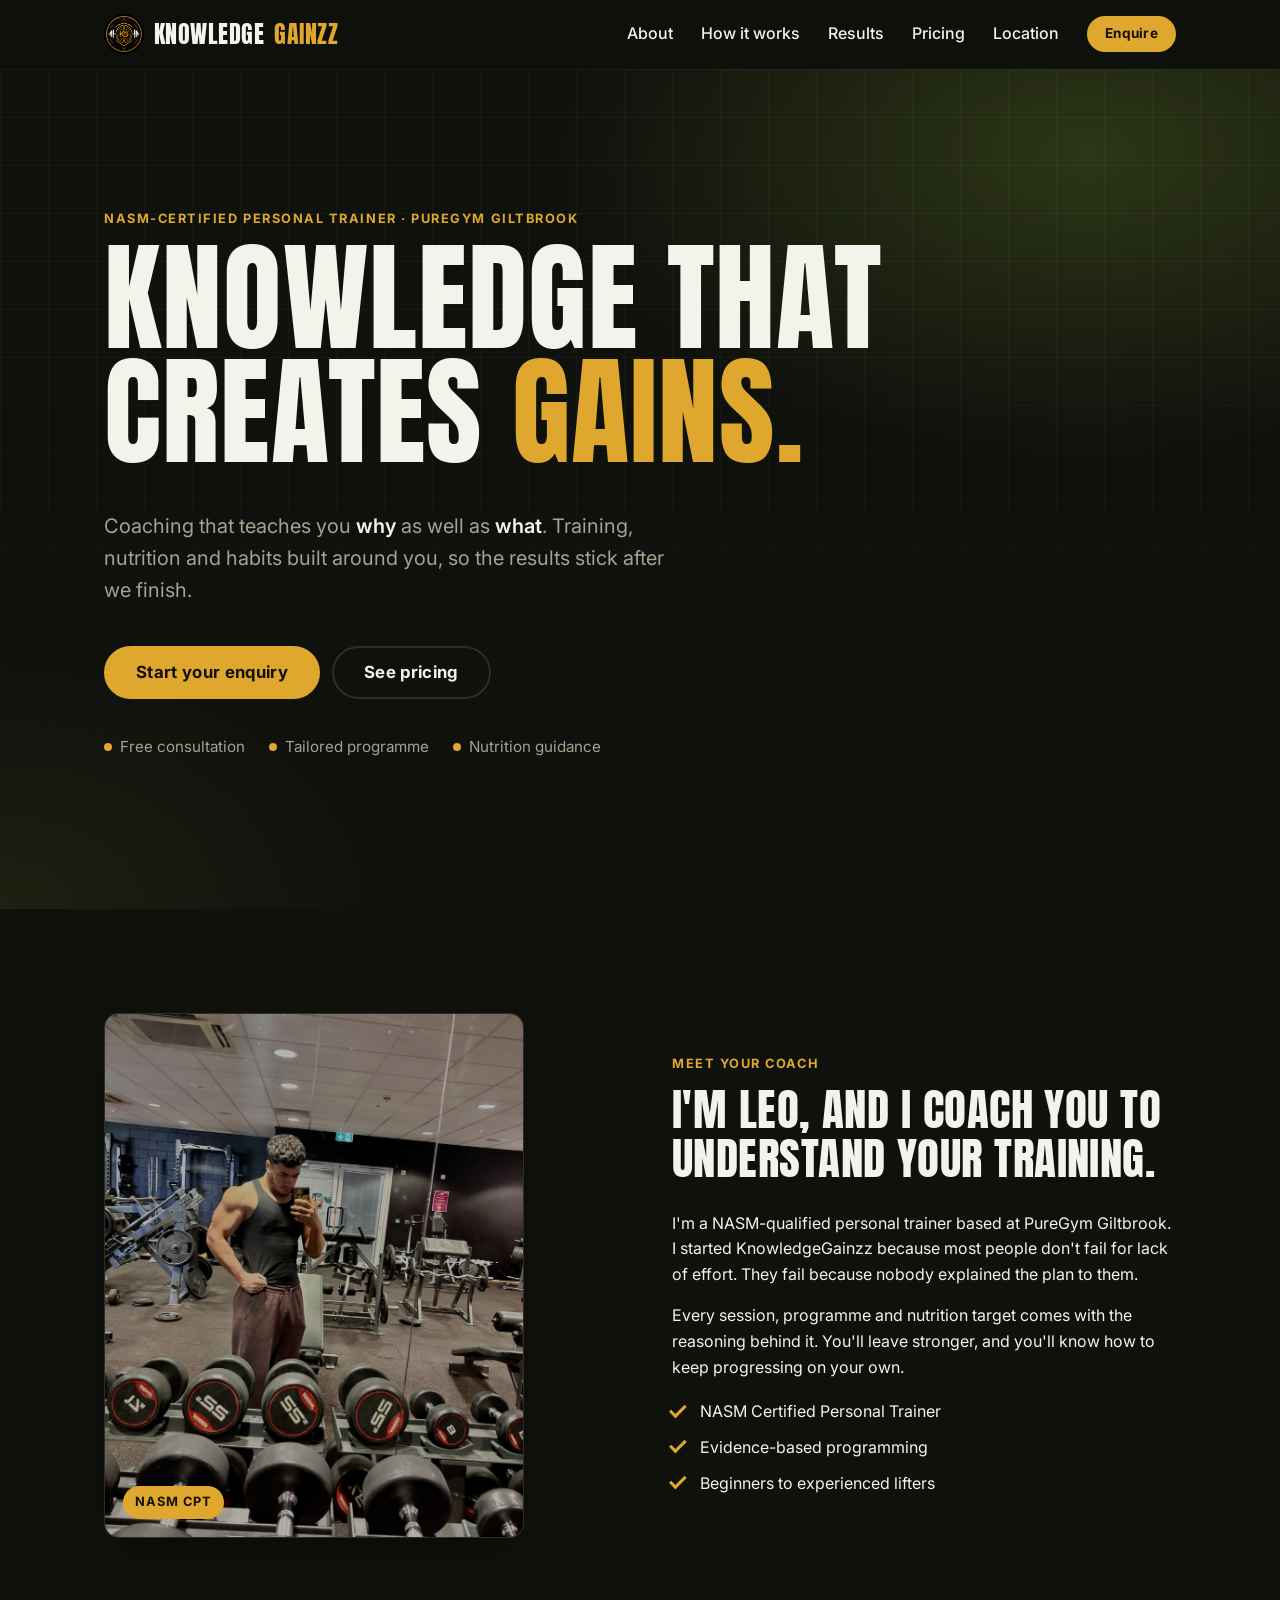
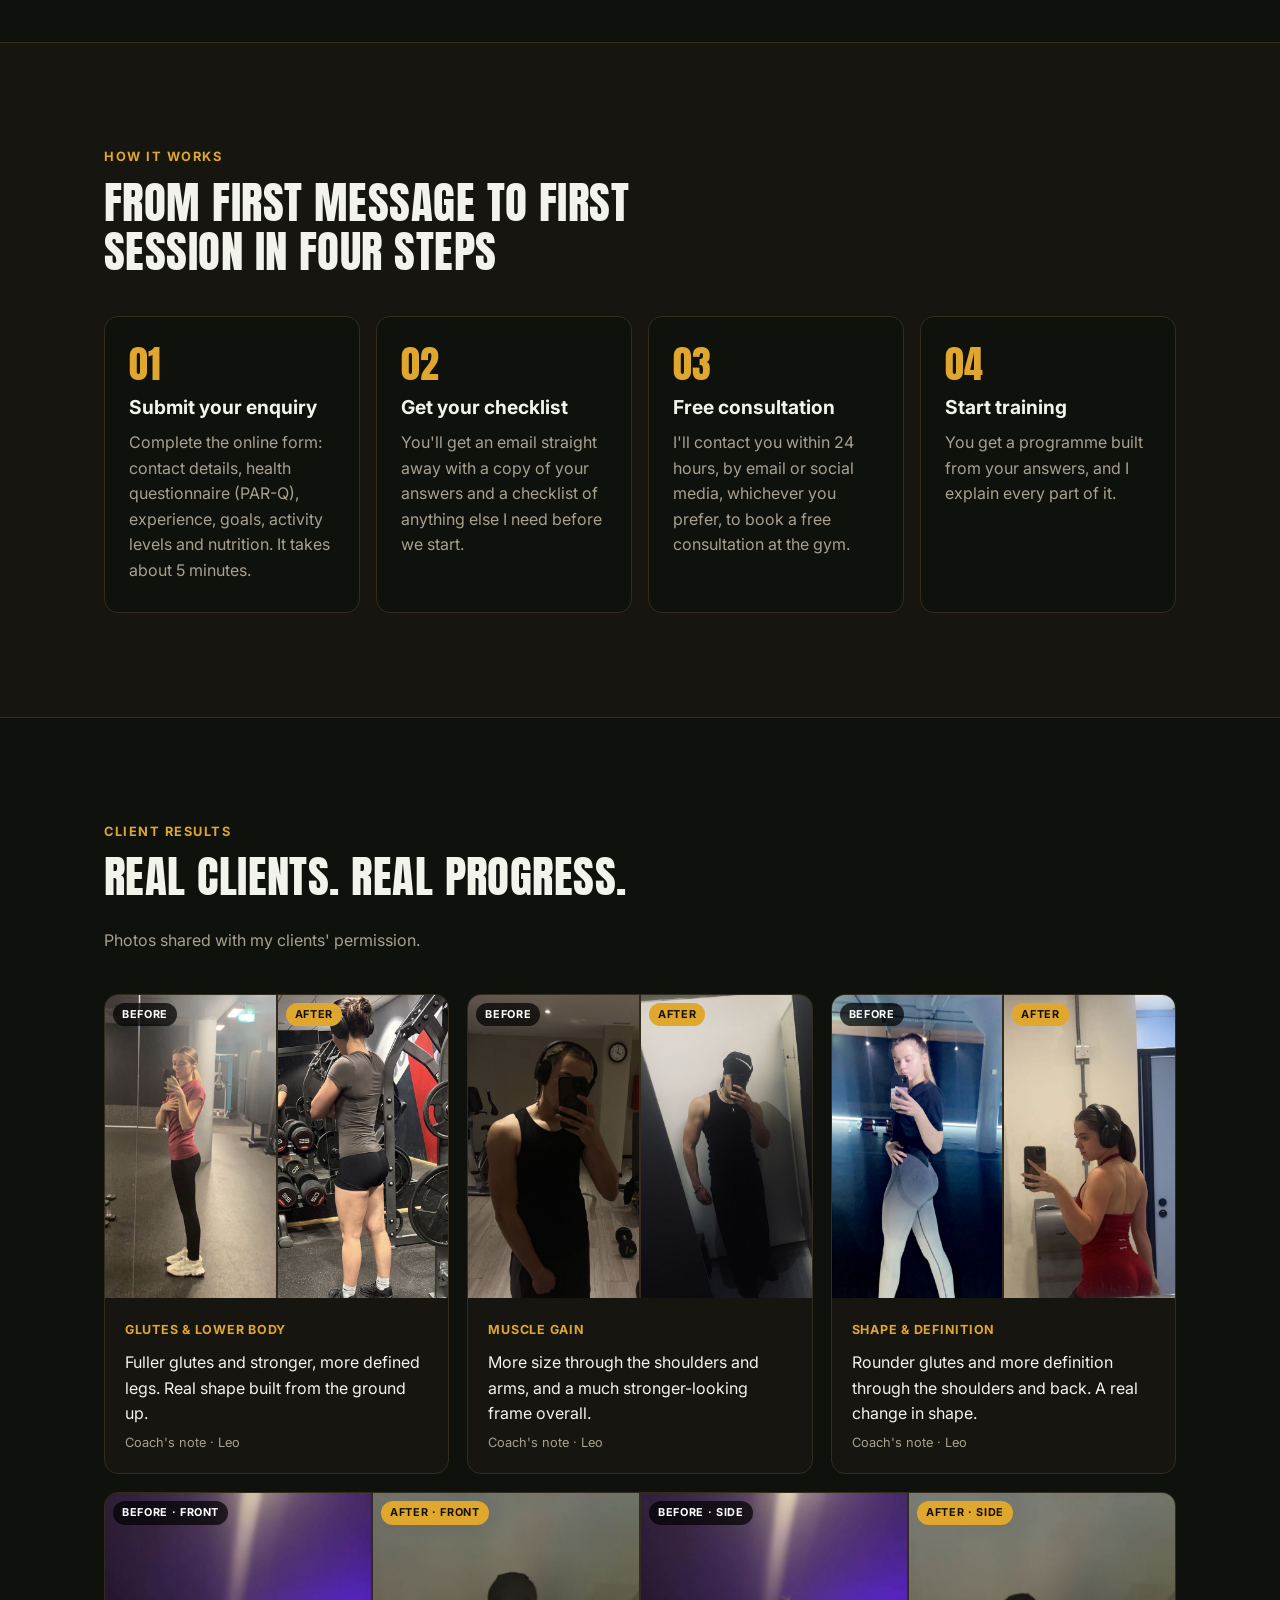
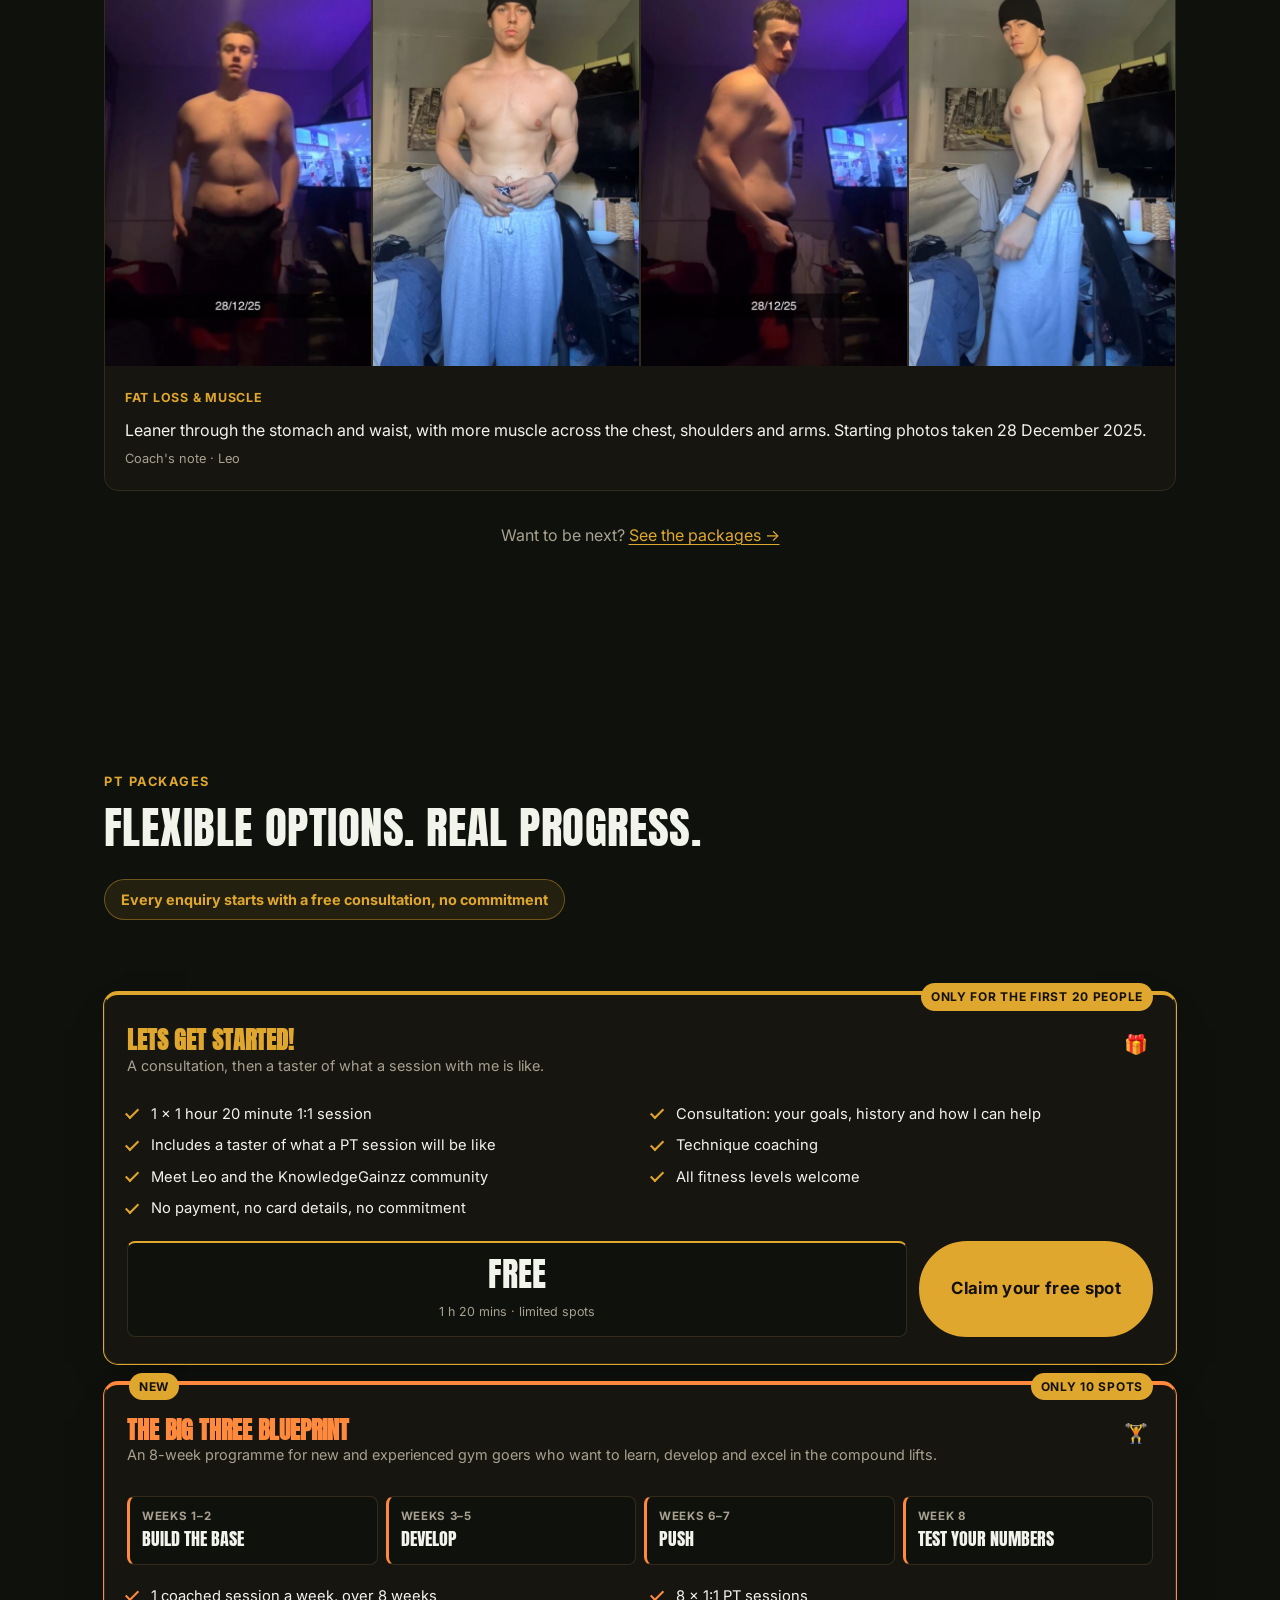
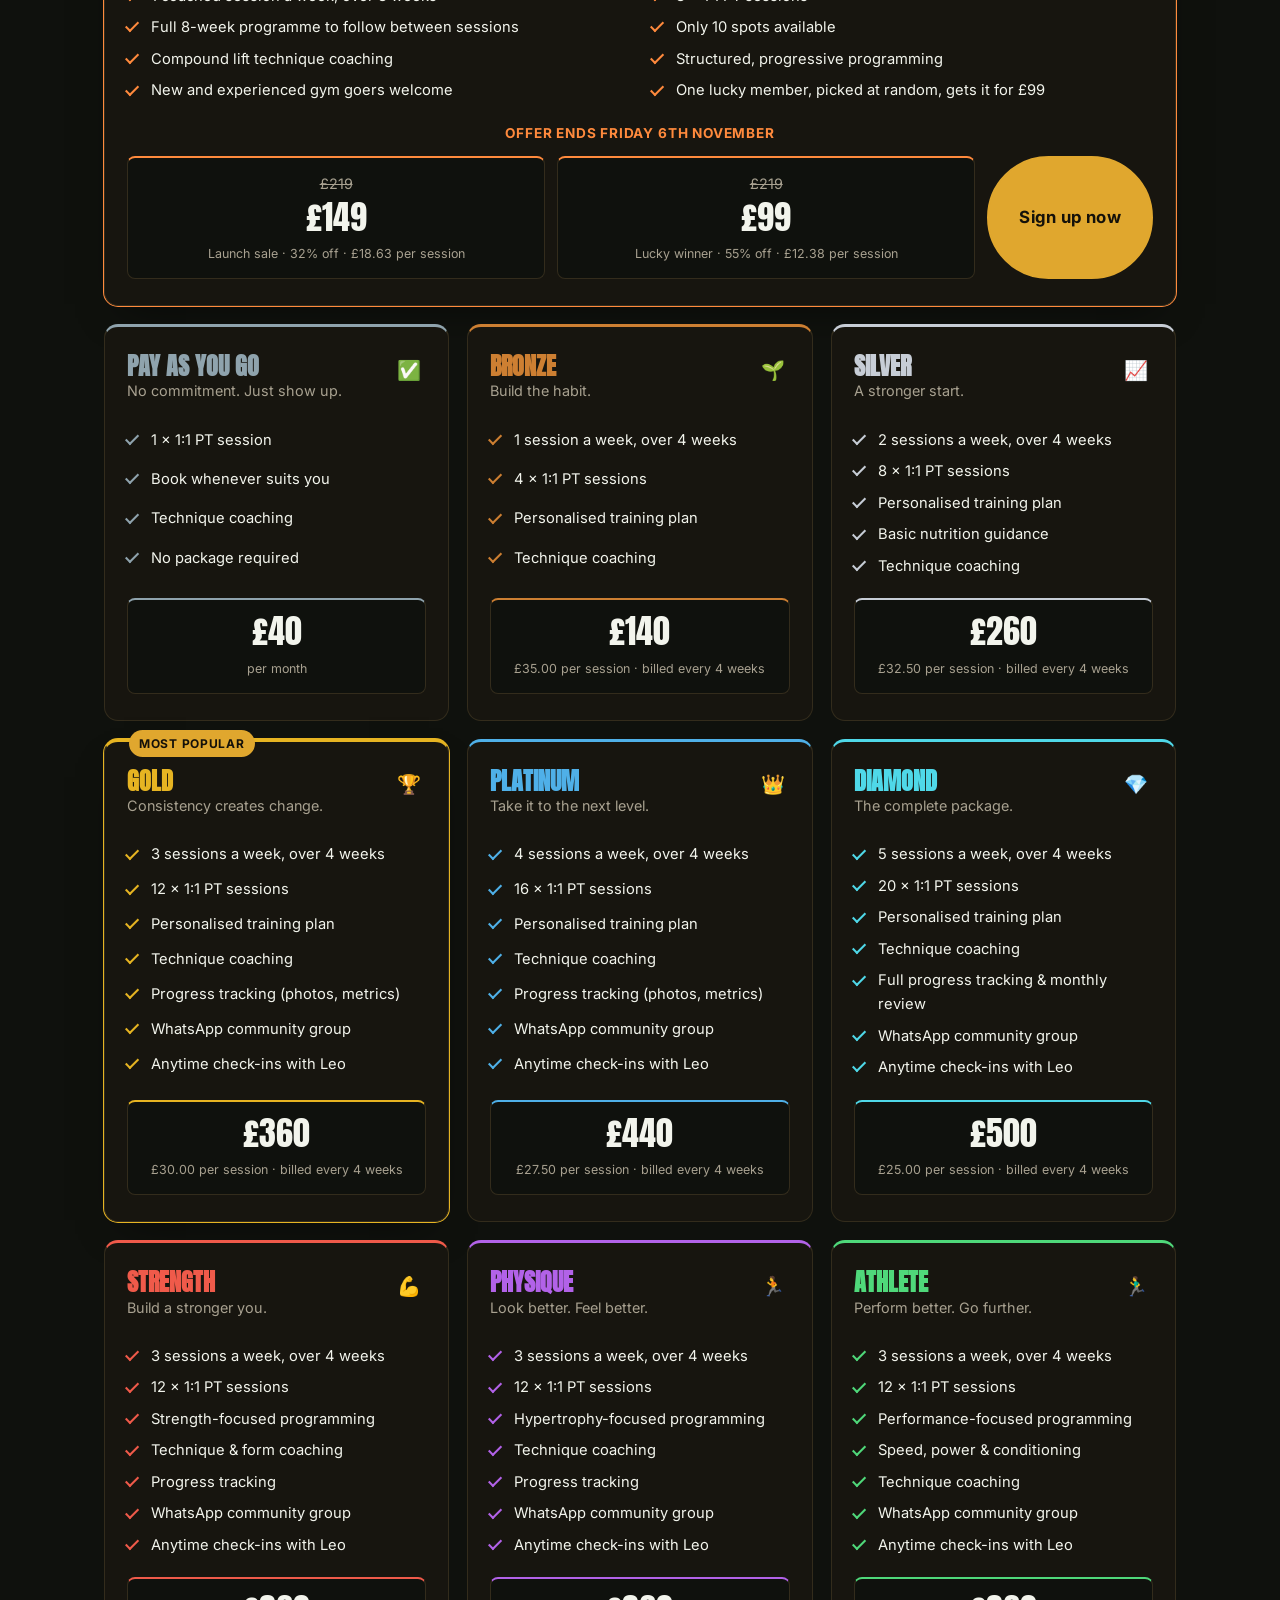
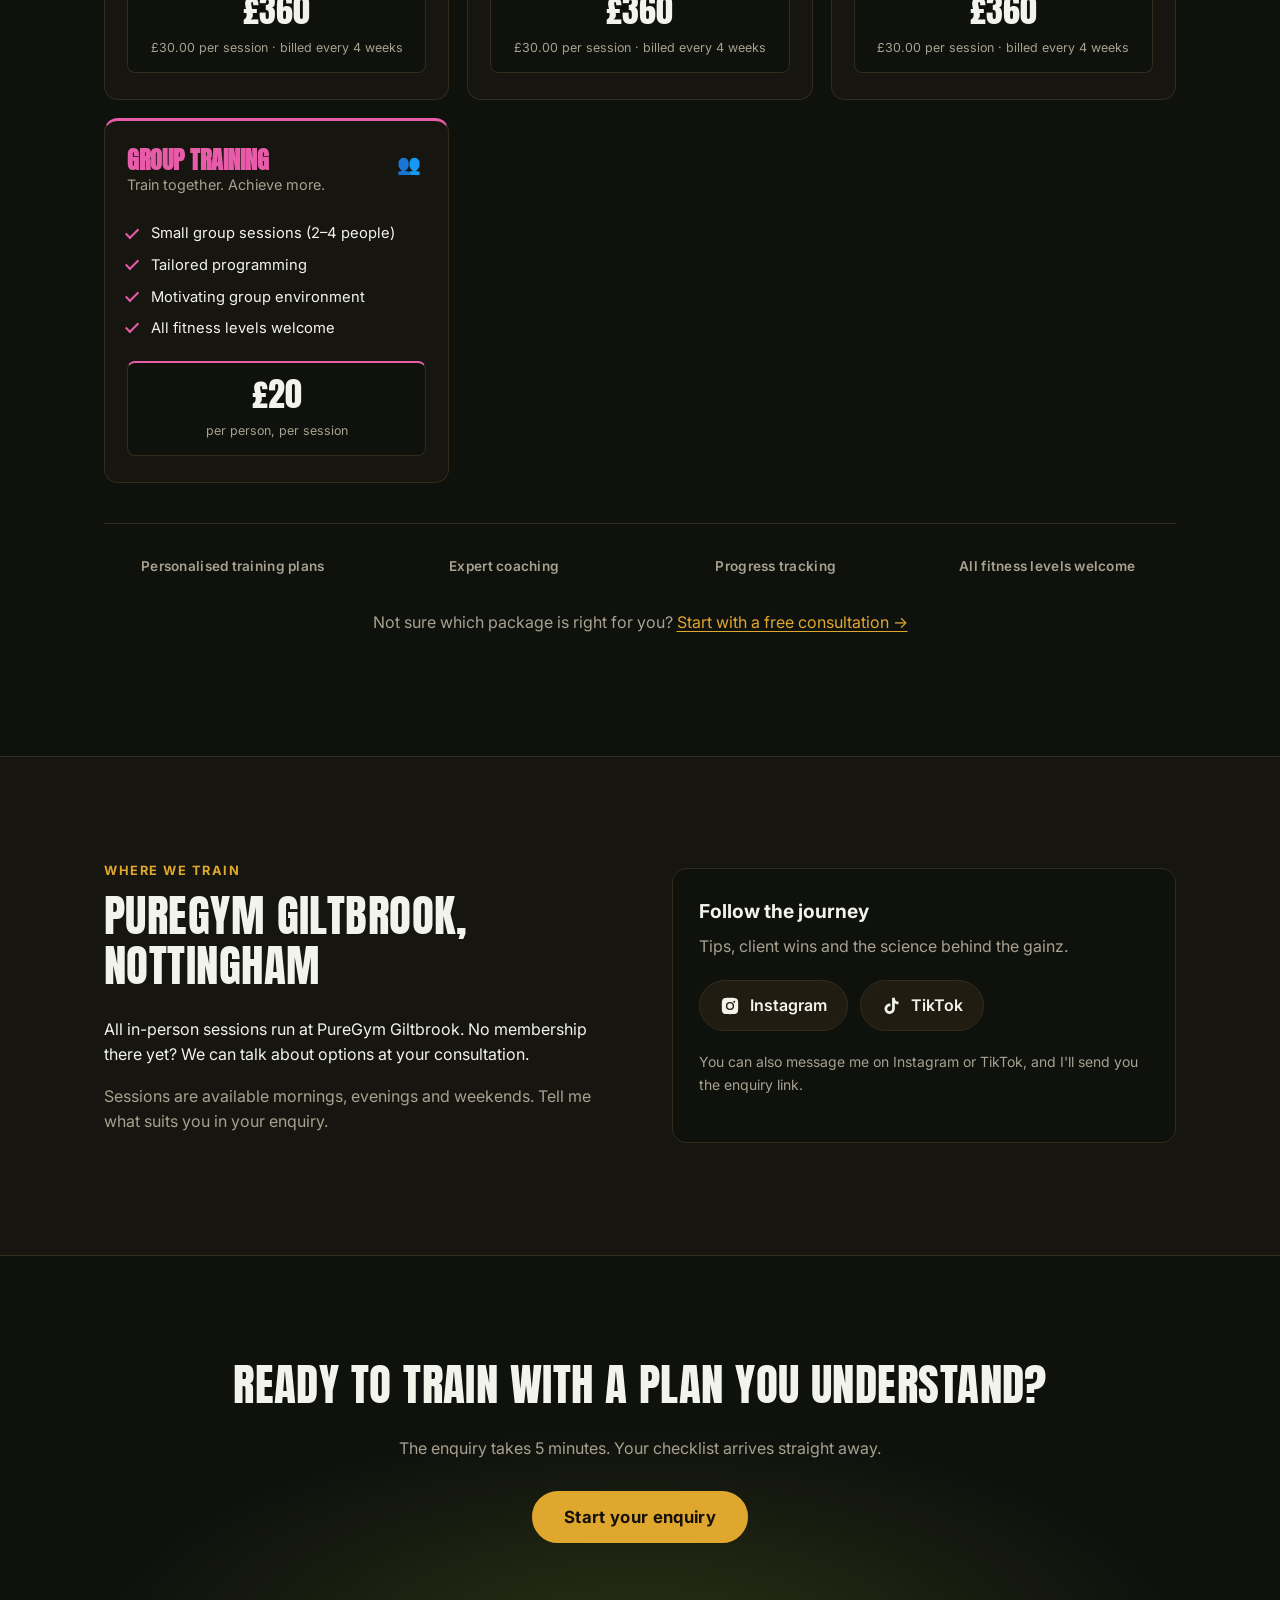
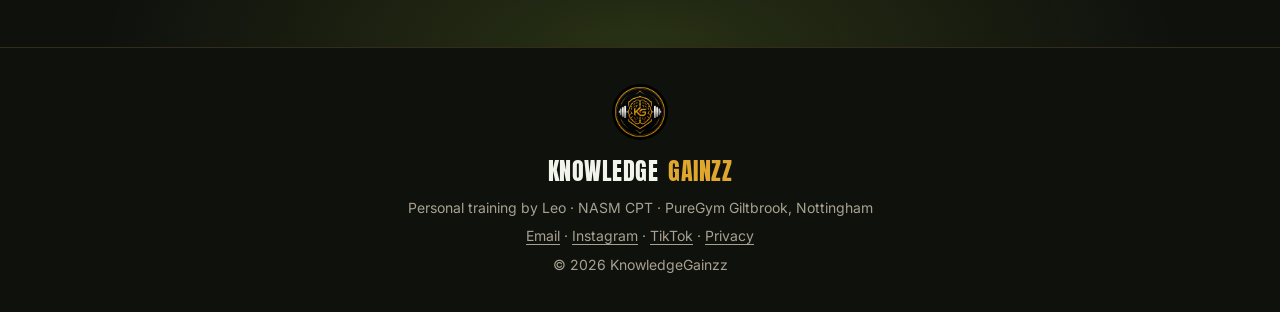
<file: index.html>
<!DOCTYPE html>
<html lang="en-GB">
<head>
  <meta charset="UTF-8">
  <meta name="viewport" content="width=device-width, initial-scale=1">
  <title>KnowledgeGainzz | Personal Training at PureGym Giltbrook</title>
  <meta name="description" content="NASM-certified personal training with Leo at PureGym Giltbrook, Nottingham. Coaching built on knowledge: training, nutrition and habits that last.">
  <link rel="icon" href="assets/favicon.svg" type="image/svg+xml">
  <link rel="preconnect" href="https://fonts.googleapis.com">
  <link rel="preconnect" href="https://fonts.gstatic.com" crossorigin>
  <link href="https://fonts.googleapis.com/css2?family=Anton&family=Inter:wght@400;500;600;700&display=swap" rel="stylesheet">
  <link rel="stylesheet" href="css/styles.css">
</head>
<body>
  <a class="skip-link" href="#main">Skip to content</a>

  <header class="site-header">
    <div class="container nav-wrap">
      <a href="index.html" class="logo" aria-label="KnowledgeGainzz home">
        <img src="assets/logo.jpg" alt="" class="logo-img">
        Knowledge<span>Gainzz</span>
      </a>
      <button class="nav-toggle" aria-expanded="false" aria-controls="site-nav" aria-label="Open menu">
        <span></span><span></span><span></span>
      </button>
      <nav id="site-nav" class="site-nav">
        <a href="#about">About</a>
        <a href="#how">How it works</a>
        <a href="#results">Results</a>
        <a href="#pricing">Pricing</a>
        <a href="#location">Location</a>
        <a href="enquire.html" class="btn btn-sm">Enquire</a>
      </nav>
    </div>
  </header>

  <main id="main">
    <!-- HERO -->
    <section class="hero">
      <div class="container hero-inner">
        <p class="eyebrow">NASM-certified personal trainer &middot; PureGym Giltbrook</p>
        <h1 class="hero-title">Knowledge that<br>creates <span>gains.</span></h1>
        <p class="hero-sub">Coaching that teaches you <em>why</em> as well as <em>what</em>. Training, nutrition and habits built around you, so the results stick after we finish.</p>
        <div class="hero-actions">
          <a href="enquire.html" class="btn btn-lg">Start your enquiry</a>
          <a href="#pricing" class="btn btn-ghost btn-lg">See pricing</a>
        </div>
        <ul class="hero-points">
          <li>Free consultation</li>
          <li>Tailored programme</li>
          <li>Nutrition guidance</li>
        </ul>
      </div>
    </section>

    <!-- ABOUT -->
    <section id="about" class="section">
      <div class="container split reveal">
        <div class="about-card">
          <img class="about-photo" src="assets/leo-photo.jpg" alt="Leo, KnowledgeGainzz personal trainer, training at PureGym Giltbrook">
          <span class="badge">NASM CPT</span>
        </div>
        <div>
          <p class="eyebrow">Meet your coach</p>
          <h2>I'm Leo, and I coach you to understand your training.</h2>
          <p>I'm a NASM-qualified personal trainer based at PureGym Giltbrook. I started KnowledgeGainzz because most people don't fail for lack of effort. They fail because nobody explained the plan to them.</p>
          <p>Every session, programme and nutrition target comes with the reasoning behind it. You'll leave stronger, and you'll know how to keep progressing on your own.</p>
          <ul class="ticks">
            <li>NASM Certified Personal Trainer</li>
            <li>Evidence-based programming</li>
            <li>Beginners to experienced lifters</li>
          </ul>
        </div>
      </div>
    </section>

    <!-- HOW IT WORKS -->
    <section id="how" class="section section-alt">
      <div class="container">
        <div class="section-head reveal">
          <p class="eyebrow">How it works</p>
          <h2>From first message to first session in four steps</h2>
        </div>
        <ol class="steps">
          <li class="step reveal">
            <span class="step-num">01</span>
            <h3>Submit your enquiry</h3>
            <p>Complete the online form: contact details, health questionnaire (PAR-Q), experience, goals, activity levels and nutrition. It takes about 5 minutes.</p>
          </li>
          <li class="step reveal">
            <span class="step-num">02</span>
            <h3>Get your checklist</h3>
            <p>You'll get an email straight away with a copy of your answers and a checklist of anything else I need before we start.</p>
          </li>
          <li class="step reveal">
            <span class="step-num">03</span>
            <h3>Free consultation</h3>
            <p>I'll contact you within 24 hours, by email or social media, whichever you prefer, to book a free consultation at the gym.</p>
          </li>
          <li class="step reveal">
            <span class="step-num">04</span>
            <h3>Start training</h3>
            <p>You get a programme built from your answers, and I explain every part of it.</p>
          </li>
        </ol>
      </div>
    </section>

    <!-- CLIENT RESULTS -->
    <section id="results" class="section">
      <div class="container">
        <div class="section-head reveal">
          <p class="eyebrow">Client results</p>
          <h2>Real clients. Real progress.</h2>
          <p class="muted">Photos shared with my clients' permission.</p>
        </div>

        <div class="results-grid">
          <article class="result-card reveal">
            <div class="result-pair">
              <figure><img src="assets/results/client1-before.jpg" width="540" height="960" loading="lazy" alt="Client 1 before training with KnowledgeGainzz"><figcaption>Before</figcaption></figure>
              <figure class="after"><img src="assets/results/client1-after.jpg" width="540" height="960" loading="lazy" alt="Client 1 after training with KnowledgeGainzz"><figcaption>After</figcaption></figure>
            </div>
            <div class="result-body">
              <span class="result-tag">Glutes &amp; lower body</span>
              <p class="result-note">Fuller glutes and stronger, more defined legs. Real shape built from the ground up.</p>
              <p class="result-by">Coach's note &middot; Leo</p>
            </div>
          </article>

          <article class="result-card reveal">
            <div class="result-pair">
              <figure><img src="assets/results/client2-before.jpg" width="540" height="960" loading="lazy" alt="Client 2 before training with KnowledgeGainzz"><figcaption>Before</figcaption></figure>
              <figure class="after"><img src="assets/results/client2-after.jpg" width="540" height="960" loading="lazy" alt="Client 2 after training with KnowledgeGainzz"><figcaption>After</figcaption></figure>
            </div>
            <div class="result-body">
              <span class="result-tag">Muscle gain</span>
              <p class="result-note">More size through the shoulders and arms, and a much stronger-looking frame overall.</p>
              <p class="result-by">Coach's note &middot; Leo</p>
            </div>
          </article>

          <article class="result-card reveal">
            <div class="result-pair">
              <figure><img src="assets/results/client3-before.jpg" width="540" height="960" loading="lazy" alt="Client 3 before training with KnowledgeGainzz"><figcaption>Before</figcaption></figure>
              <figure class="after"><img src="assets/results/client3-after.jpg" width="540" height="960" loading="lazy" alt="Client 3 after training with KnowledgeGainzz"><figcaption>After</figcaption></figure>
            </div>
            <div class="result-body">
              <span class="result-tag">Shape &amp; definition</span>
              <p class="result-note">Rounder glutes and more definition through the shoulders and back. A real change in shape.</p>
              <p class="result-by">Coach's note &middot; Leo</p>
            </div>
          </article>

          <article class="result-card result-card-wide reveal">
            <div class="result-pair">
              <figure><img src="assets/results/client4-front-before.jpg" width="540" height="960" loading="lazy" alt="Client 4 front view before training with KnowledgeGainzz"><figcaption>Before &middot; front</figcaption></figure>
              <figure class="after"><img src="assets/results/client4-front-after.jpg" width="540" height="960" loading="lazy" alt="Client 4 front view after training with KnowledgeGainzz"><figcaption>After &middot; front</figcaption></figure>
              <figure><img src="assets/results/client4-side-before.jpg" width="540" height="960" loading="lazy" alt="Client 4 side view before training with KnowledgeGainzz"><figcaption>Before &middot; side</figcaption></figure>
              <figure class="after"><img src="assets/results/client4-side-after.jpg" width="540" height="960" loading="lazy" alt="Client 4 side view after training with KnowledgeGainzz"><figcaption>After &middot; side</figcaption></figure>
            </div>
            <div class="result-body">
              <span class="result-tag">Fat loss &amp; muscle</span>
              <p class="result-note">Leaner through the stomach and waist, with more muscle across the chest, shoulders and arms. Starting photos taken 28 December 2025.</p>
              <p class="result-by">Coach's note &middot; Leo</p>
            </div>
          </article>
        </div>

        <p class="center muted reveal" style="margin-top: 32px;">Want to be next? <a href="#pricing">See the packages &rarr;</a></p>
      </div>
    </section>

    <!-- PRICING -->
    <section id="pricing" class="section">
      <div class="container">
        <div class="section-head reveal">
          <p class="eyebrow">PT packages</p>
          <h2>Flexible options. Real progress.</h2>
          <p class="pricing-note">Every enquiry starts with a free consultation, no commitment</p>
        </div>

        <div class="pricing-grid">
          <article class="price-card tier-free price-card-featured price-card-free reveal" id="free-taster">
            <span class="card-tag card-tag-right">Only for the first 20 people</span>
            <div class="price-head">
              <div>
                <h3 class="price-name">Lets Get Started!</h3>
                <p class="price-tagline">A consultation, then a taster of what a session with me is like.</p>
              </div>
              <span class="price-icon" aria-hidden="true">&#127873;</span>
            </div>
            <ul class="price-features">
              <li>1 &times; 1 hour 20 minute 1:1 session</li>
              <li>Consultation: your goals, history and how I can help</li>
              <li>Includes a taster of what a PT session will be like</li>
              <li>Technique coaching</li>
              <li>Meet Leo and the KnowledgeGainzz community</li>
              <li>All fitness levels welcome</li>
              <li>No payment, no card details, no commitment</li>
            </ul>
            <div class="price-free-foot">
              <div class="price-tag">
                <span class="price-amount">FREE</span>
                <span class="price-per">1 h 20 mins &middot; limited spots</span>
              </div>
              <a class="btn btn-lg" href="enquire.html?bundle=free">Claim your free spot</a>
            </div>
          </article>

          <article class="price-card tier-blueprint price-card-wide price-card-featured reveal" id="big-three-blueprint">
            <span class="card-tag">New</span>
            <span class="card-tag card-tag-right card-tag-sale">Only 10 spots</span>
            <div class="price-head">
              <div>
                <h3 class="price-name">The Big Three Blueprint</h3>
                <p class="price-tagline">An 8-week programme for new and experienced gym goers who want to learn, develop and excel in the compound lifts.</p>
              </div>
              <span class="price-icon" aria-hidden="true">&#127947;&#65039;</span>
            </div>
            <ol class="blueprint-phases">
              <li><span class="phase-weeks">Weeks 1&ndash;2</span><span class="phase-name">Build the base</span></li>
              <li><span class="phase-weeks">Weeks 3&ndash;5</span><span class="phase-name">Develop</span></li>
              <li><span class="phase-weeks">Weeks 6&ndash;7</span><span class="phase-name">Push</span></li>
              <li><span class="phase-weeks">Week 8</span><span class="phase-name">Test your numbers</span></li>
            </ol>
            <ul class="price-features">
              <li>1 coached session a week, over 8 weeks</li>
              <li>8 &times; 1:1 PT sessions</li>
              <li>Full 8-week programme to follow between sessions</li>
              <li>Only 10 spots available</li>
              <li>Compound lift technique coaching</li>
              <li>Structured, progressive programming</li>
              <li>New and experienced gym goers welcome</li>
              <li>One lucky member, picked at random, gets it for &pound;99</li>
            </ul>
            <p class="offer-ends">Offer ends Friday 6th November</p>
            <div class="blueprint-prices">
              <div class="price-tag">
                <span class="price-was">&pound;219</span>
                <span class="price-amount">&pound;149</span>
                <span class="price-per">Launch sale &middot; 32% off &middot; &pound;18.63 per session</span>
              </div>
              <div class="price-tag price-tag-winner">
                <span class="price-was">&pound;219</span>
                <span class="price-amount">&pound;99</span>
                <span class="price-per">Lucky winner &middot; 55% off &middot; &pound;12.38 per session</span>
              </div>
              <a class="btn btn-lg" href="enquire.html?bundle=blueprint">Sign up now</a>
            </div>
          </article>

          <article class="price-card tier-payg reveal">
            <div class="price-head">
              <div>
                <h3 class="price-name">Pay As You Go</h3>
                <p class="price-tagline">No commitment. Just show up.</p>
              </div>
              <span class="price-icon" aria-hidden="true">&#9989;</span>
            </div>
            <ul class="price-features">
              <li>1 &times; 1:1 PT session</li>
              <li>Book whenever suits you</li>
              <li>Technique coaching</li>
              <li>No package required</li>
            </ul>
            <div class="price-tag">
              <span class="price-amount">&pound;40</span>
              <span class="price-per">per month</span>
            </div>
          </article>

          <article class="price-card tier-bronze reveal">
            <div class="price-head">
              <div>
                <h3 class="price-name">Bronze</h3>
                <p class="price-tagline">Build the habit.</p>
              </div>
              <span class="price-icon" aria-hidden="true">&#127793;</span>
            </div>
            <ul class="price-features">
              <li>1 session a week, over 4 weeks</li>
              <li>4 &times; 1:1 PT sessions</li>
              <li>Personalised training plan</li>
              <li>Technique coaching</li>
            </ul>
            <div class="price-tag">
              <span class="price-amount">&pound;140</span>
              <span class="price-per">&pound;35.00 per session &middot; billed every 4 weeks</span>
            </div>
          </article>

          <article class="price-card tier-silver reveal">
            <div class="price-head">
              <div>
                <h3 class="price-name">Silver</h3>
                <p class="price-tagline">A stronger start.</p>
              </div>
              <span class="price-icon" aria-hidden="true">&#128200;</span>
            </div>
            <ul class="price-features">
              <li>2 sessions a week, over 4 weeks</li>
              <li>8 &times; 1:1 PT sessions</li>
              <li>Personalised training plan</li>
              <li>Basic nutrition guidance</li>
              <li>Technique coaching</li>
            </ul>
            <div class="price-tag">
              <span class="price-amount">&pound;260</span>
              <span class="price-per">&pound;32.50 per session &middot; billed every 4 weeks</span>
            </div>
          </article>

          <article class="price-card tier-gold price-card-featured reveal">
            <span class="card-tag">Most popular</span>
            <div class="price-head">
              <div>
                <h3 class="price-name">Gold</h3>
                <p class="price-tagline">Consistency creates change.</p>
              </div>
              <span class="price-icon" aria-hidden="true">&#127942;</span>
            </div>
            <ul class="price-features">
              <li>3 sessions a week, over 4 weeks</li>
              <li>12 &times; 1:1 PT sessions</li>
              <li>Personalised training plan</li>
              <li>Technique coaching</li>
              <li>Progress tracking (photos, metrics)</li>
              <li>WhatsApp community group</li>
              <li>Anytime check-ins with Leo</li>
            </ul>
            <div class="price-tag">
              <span class="price-amount">&pound;360</span>
              <span class="price-per">&pound;30.00 per session &middot; billed every 4 weeks</span>
            </div>
          </article>

          <article class="price-card tier-platinum reveal">
            <div class="price-head">
              <div>
                <h3 class="price-name">Platinum</h3>
                <p class="price-tagline">Take it to the next level.</p>
              </div>
              <span class="price-icon" aria-hidden="true">&#128081;</span>
            </div>
            <ul class="price-features">
              <li>4 sessions a week, over 4 weeks</li>
              <li>16 &times; 1:1 PT sessions</li>
              <li>Personalised training plan</li>
              <li>Technique coaching</li>
              <li>Progress tracking (photos, metrics)</li>
              <li>WhatsApp community group</li>
              <li>Anytime check-ins with Leo</li>
            </ul>
            <div class="price-tag">
              <span class="price-amount">&pound;440</span>
              <span class="price-per">&pound;27.50 per session &middot; billed every 4 weeks</span>
            </div>
          </article>

          <article class="price-card tier-diamond reveal">
            <div class="price-head">
              <div>
                <h3 class="price-name">Diamond</h3>
                <p class="price-tagline">The complete package.</p>
              </div>
              <span class="price-icon" aria-hidden="true">&#128142;</span>
            </div>
            <ul class="price-features">
              <li>5 sessions a week, over 4 weeks</li>
              <li>20 &times; 1:1 PT sessions</li>
              <li>Personalised training plan</li>
              <li>Technique coaching</li>
              <li>Full progress tracking &amp; monthly review</li>
              <li>WhatsApp community group</li>
              <li>Anytime check-ins with Leo</li>
            </ul>
            <div class="price-tag">
              <span class="price-amount">&pound;500</span>
              <span class="price-per">&pound;25.00 per session &middot; billed every 4 weeks</span>
            </div>
          </article>

          <article class="price-card tier-strength reveal">
            <div class="price-head">
              <div>
                <h3 class="price-name">Strength</h3>
                <p class="price-tagline">Build a stronger you.</p>
              </div>
              <span class="price-icon" aria-hidden="true">&#128170;</span>
            </div>
            <ul class="price-features">
              <li>3 sessions a week, over 4 weeks</li>
              <li>12 &times; 1:1 PT sessions</li>
              <li>Strength-focused programming</li>
              <li>Technique &amp; form coaching</li>
              <li>Progress tracking</li>
              <li>WhatsApp community group</li>
              <li>Anytime check-ins with Leo</li>
            </ul>
            <div class="price-tag">
              <span class="price-amount">&pound;360</span>
              <span class="price-per">&pound;30.00 per session &middot; billed every 4 weeks</span>
            </div>
          </article>

          <article class="price-card tier-physique reveal">
            <div class="price-head">
              <div>
                <h3 class="price-name">Physique</h3>
                <p class="price-tagline">Look better. Feel better.</p>
              </div>
              <span class="price-icon" aria-hidden="true">&#127939;</span>
            </div>
            <ul class="price-features">
              <li>3 sessions a week, over 4 weeks</li>
              <li>12 &times; 1:1 PT sessions</li>
              <li>Hypertrophy-focused programming</li>
              <li>Technique coaching</li>
              <li>Progress tracking</li>
              <li>WhatsApp community group</li>
              <li>Anytime check-ins with Leo</li>
            </ul>
            <div class="price-tag">
              <span class="price-amount">&pound;360</span>
              <span class="price-per">&pound;30.00 per session &middot; billed every 4 weeks</span>
            </div>
          </article>

          <article class="price-card tier-athlete reveal">
            <div class="price-head">
              <div>
                <h3 class="price-name">Athlete</h3>
                <p class="price-tagline">Perform better. Go further.</p>
              </div>
              <span class="price-icon" aria-hidden="true">&#127939;&#8205;&#9794;&#65039;</span>
            </div>
            <ul class="price-features">
              <li>3 sessions a week, over 4 weeks</li>
              <li>12 &times; 1:1 PT sessions</li>
              <li>Performance-focused programming</li>
              <li>Speed, power &amp; conditioning</li>
              <li>Technique coaching</li>
              <li>WhatsApp community group</li>
              <li>Anytime check-ins with Leo</li>
            </ul>
            <div class="price-tag">
              <span class="price-amount">&pound;360</span>
              <span class="price-per">&pound;30.00 per session &middot; billed every 4 weeks</span>
            </div>
          </article>

          <article class="price-card tier-group reveal">
            <div class="price-head">
              <div>
                <h3 class="price-name">Group Training</h3>
                <p class="price-tagline">Train together. Achieve more.</p>
              </div>
              <span class="price-icon" aria-hidden="true">&#128101;</span>
            </div>
            <ul class="price-features">
              <li>Small group sessions (2&ndash;4 people)</li>
              <li>Tailored programming</li>
              <li>Motivating group environment</li>
              <li>All fitness levels welcome</li>
            </ul>
            <div class="price-tag">
              <span class="price-amount">&pound;20</span>
              <span class="price-per">per person, per session</span>
            </div>
          </article>
        </div>

        <div class="pricing-perks reveal">
          <div>Personalised training plans</div>
          <div>Expert coaching</div>
          <div>Progress tracking</div>
          <div>All fitness levels welcome</div>
        </div>

        <p class="center muted reveal" style="margin-top: 32px;">Not sure which package is right for you? <a href="enquire.html">Start with a free consultation &rarr;</a></p>
      </div>
    </section>

    <!-- LOCATION + SOCIALS -->
    <section id="location" class="section section-alt">
      <div class="container split reveal">
        <div>
          <p class="eyebrow">Where we train</p>
          <h2>PureGym Giltbrook, Nottingham</h2>
          <p>All in-person sessions run at PureGym Giltbrook. No membership there yet? We can talk about options at your consultation.</p>
          <p class="muted">Sessions are available mornings, evenings and weekends. Tell me what suits you in your enquiry.</p>
        </div>
        <div class="social-box">
          <h3>Follow the journey</h3>
          <p>Tips, client wins and the science behind the gainz.</p>
          <div class="social-links">
            <a data-social="instagram" href="#" target="_blank" rel="noopener" class="social-btn">
              <svg viewBox="0 0 24 24" aria-hidden="true"><path d="M12 2.2c3.2 0 3.6 0 4.8.1 1.2.1 1.8.2 2.2.4.6.2 1 .5 1.4.9.4.4.7.8.9 1.4.2.4.4 1 .4 2.2.1 1.3.1 1.6.1 4.8s0 3.6-.1 4.8c-.1 1.2-.2 1.8-.4 2.2-.2.6-.5 1-.9 1.4-.4.4-.8.7-1.4.9-.4.2-1 .4-2.2.4-1.3.1-1.6.1-4.8.1s-3.6 0-4.8-.1c-1.2-.1-1.8-.2-2.2-.4-.6-.2-1-.5-1.4-.9-.4-.4-.7-.8-.9-1.4-.2-.4-.4-1-.4-2.2C2.2 15.6 2.2 15.2 2.2 12s0-3.6.1-4.8c.1-1.2.2-1.8.4-2.2.2-.6.5-1 .9-1.4.4-.4.8-.7 1.4-.9.4-.2 1-.4 2.2-.4C8.4 2.2 8.8 2.2 12 2.2zm0 4.9a4.9 4.9 0 1 0 0 9.8 4.9 4.9 0 0 0 0-9.8zm0 8.1a3.2 3.2 0 1 1 0-6.4 3.2 3.2 0 0 1 0 6.4zm5.1-9.4a1.1 1.1 0 1 0 0 2.3 1.1 1.1 0 0 0 0-2.3z"/></svg>
              Instagram
            </a>
            <a data-social="tiktok" href="#" target="_blank" rel="noopener" class="social-btn">
              <svg viewBox="0 0 24 24" aria-hidden="true"><path d="M16.6 2h-3.3v13.4a2.9 2.9 0 1 1-2-2.8V9.2a6.2 6.2 0 1 0 5.3 6.2V8.6a7.6 7.6 0 0 0 4.4 1.4V6.7a4.4 4.4 0 0 1-4.4-4.4z"/></svg>
              TikTok
            </a>
          </div>
          <p class="small muted">You can also message me on Instagram or TikTok, and I'll send you the enquiry link.</p>
        </div>
      </div>
    </section>

    <!-- FINAL CTA -->
    <section class="section cta-band">
      <div class="container center reveal">
        <h2>Ready to train with a plan you understand?</h2>
        <p>The enquiry takes 5 minutes. Your checklist arrives straight away.</p>
        <a href="enquire.html" class="btn btn-lg">Start your enquiry</a>
      </div>
    </section>
  </main>

  <footer class="site-footer">
    <div class="container footer-inner">
      <img src="assets/logo.jpg" alt="KnowledgeGainzz" class="footer-logo-img">
      <p class="logo" style="justify-content:center;">Knowledge<span>Gainzz</span></p>
      <p class="small muted">Personal training by Leo &middot; NASM CPT &middot; PureGym Giltbrook, Nottingham</p>
      <p class="small muted">
        <a data-email href="#">Email</a> &middot;
        <a data-social="instagram" href="#" target="_blank" rel="noopener">Instagram</a> &middot;
        <a data-social="tiktok" href="#" target="_blank" rel="noopener">TikTok</a> &middot;
        <a href="privacy.html">Privacy</a>
      </p>
      <p class="small muted">&copy; <span data-year></span> KnowledgeGainzz</p>
    </div>
  </footer>

  <script src="js/config.js"></script>
  <script src="js/main.js"></script>
</body>
</html>
</file>
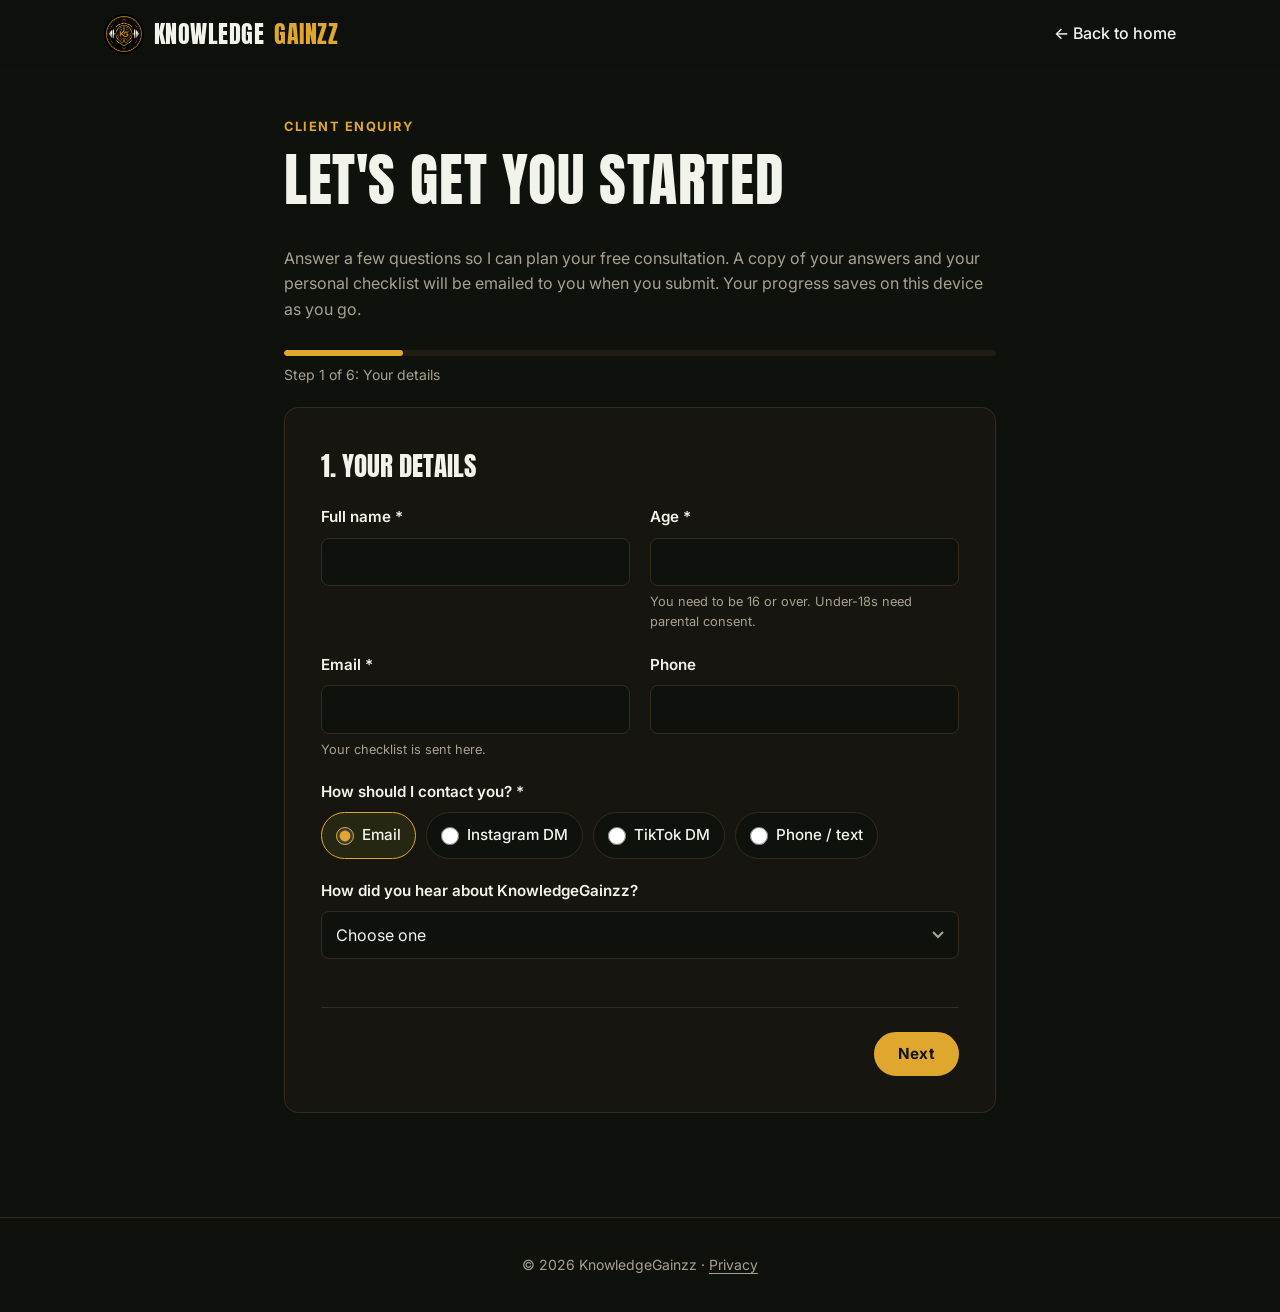
<file: enquire.html>
<!DOCTYPE html>
<html lang="en-GB">
<head>
  <meta charset="UTF-8">
  <meta name="viewport" content="width=device-width, initial-scale=1">
  <title>Enquire | KnowledgeGainzz Personal Training</title>
  <meta name="description" content="Start your personal training enquiry with Leo at KnowledgeGainzz. PAR-Q, goals, experience and nutrition in one quick form.">
  <link rel="icon" href="assets/favicon.svg" type="image/svg+xml">
  <link rel="preconnect" href="https://fonts.googleapis.com">
  <link rel="preconnect" href="https://fonts.gstatic.com" crossorigin>
  <link href="https://fonts.googleapis.com/css2?family=Anton&family=Inter:wght@400;500;600;700&display=swap" rel="stylesheet">
  <link rel="stylesheet" href="css/styles.css">
</head>
<body class="page-enquire">
  <a class="skip-link" href="#main">Skip to content</a>

  <header class="site-header">
    <div class="container nav-wrap">
      <a href="index.html" class="logo" aria-label="KnowledgeGainzz home">
        <img src="assets/logo.jpg" alt="" class="logo-img">
        Knowledge<span>Gainzz</span>
      </a>
      <nav class="site-nav site-nav-static">
        <a href="index.html">&larr; Back to home</a>
      </nav>
    </div>
  </header>

  <main id="main" class="section">
    <div class="container narrow">
      <div class="form-intro">
        <p class="eyebrow">Client enquiry</p>
        <h1>Let's get you started</h1>
        <p>Answer a few questions so I can plan your free consultation. A copy of your answers and your personal checklist will be emailed to you when you submit. Your progress saves on this device as you go.</p>
      </div>

      <div class="progress" aria-hidden="true">
        <div class="progress-bar"><span id="progress-fill"></span></div>
        <p id="progress-label" class="small muted">Step 1 of 6</p>
      </div>

      <form id="enquiry-form" class="enquiry-form" novalidate>
        <!-- Honeypot for spam bots: real people never see this -->
        <div class="hp" aria-hidden="true">
          <label>Leave this empty <input type="text" name="company_website" tabindex="-1" autocomplete="off"></label>
        </div>

        <!-- STEP 1: CONTACT -->
        <fieldset class="form-step is-active" data-step="1" data-title="Your details">
          <legend>1. Your details</legend>
          <div class="grid-2">
            <div class="field">
              <label for="full_name">Full name *</label>
              <input id="full_name" name="full_name" type="text" autocomplete="name" required>
            </div>
            <div class="field">
              <label for="age">Age *</label>
              <input id="age" name="age" type="number" min="16" max="100" inputmode="numeric" required>
              <p class="hint">You need to be 16 or over. Under-18s need parental consent.</p>
            </div>
            <div class="field">
              <label for="email">Email *</label>
              <input id="email" name="email" type="email" autocomplete="email" required>
              <p class="hint">Your checklist is sent here.</p>
            </div>
            <div class="field">
              <label for="phone">Phone</label>
              <input id="phone" name="phone" type="tel" autocomplete="tel">
            </div>
          </div>

          <div class="field">
            <span class="label">How should I contact you? *</span>
            <div class="choice-row">
              <label class="chip"><input type="radio" name="contact_method" value="Email" required checked> Email</label>
              <label class="chip"><input type="radio" name="contact_method" value="Instagram"> Instagram DM</label>
              <label class="chip"><input type="radio" name="contact_method" value="TikTok"> TikTok DM</label>
              <label class="chip"><input type="radio" name="contact_method" value="Phone / text"> Phone / text</label>
            </div>
          </div>
          <div class="field" data-show-when="contact_method" data-show-values="Instagram,TikTok">
            <label for="social_handle">Your Instagram / TikTok username *</label>
            <input id="social_handle" name="social_handle" type="text" placeholder="@yourname">
          </div>
          <div class="field">
            <label for="heard_about">How did you hear about KnowledgeGainzz?</label>
            <select id="heard_about" name="heard_about">
              <option value="">Choose one</option>
              <option>Instagram</option>
              <option>TikTok</option>
              <option>At PureGym Giltbrook</option>
              <option>Friend / family</option>
              <option>Google</option>
              <option>Other</option>
            </select>
          </div>
        </fieldset>

        <!-- STEP 2: PAR-Q -->
        <fieldset class="form-step" data-step="2" data-title="Health (PAR-Q)">
          <legend>2. Health questionnaire (PAR-Q)</legend>
          <p class="muted">Please answer honestly. This keeps you safe and does not stop you training. A "yes" just means we may need a quick check with your GP first.</p>

          <div class="parq">
            <div class="parq-q">
              <p>1. Has a doctor ever said you have a heart condition <strong>or</strong> high blood pressure?</p>
              <div class="yn"><label><input type="radio" name="parq_1" value="Yes" required> Yes</label><label><input type="radio" name="parq_1" value="No"> No</label></div>
            </div>
            <div class="parq-q">
              <p>2. Do you feel pain in your chest at rest, during daily activities, <strong>or</strong> when you do physical activity?</p>
              <div class="yn"><label><input type="radio" name="parq_2" value="Yes" required> Yes</label><label><input type="radio" name="parq_2" value="No"> No</label></div>
            </div>
            <div class="parq-q">
              <p>3. Do you lose balance because of dizziness, <strong>or</strong> have you lost consciousness in the last 12 months?</p>
              <div class="yn"><label><input type="radio" name="parq_3" value="Yes" required> Yes</label><label><input type="radio" name="parq_3" value="No"> No</label></div>
            </div>
            <div class="parq-q">
              <p>4. Have you ever been diagnosed with another chronic medical condition (e.g. diabetes, asthma, arthritis)?</p>
              <div class="yn"><label><input type="radio" name="parq_4" value="Yes" required> Yes</label><label><input type="radio" name="parq_4" value="No"> No</label></div>
            </div>
            <div class="parq-q">
              <p>5. Are you currently taking prescribed medication for a chronic medical condition?</p>
              <div class="yn"><label><input type="radio" name="parq_5" value="Yes" required> Yes</label><label><input type="radio" name="parq_5" value="No"> No</label></div>
            </div>
            <div class="parq-q">
              <p>6. Do you have, or have you had in the last 12 months, a bone, joint or soft-tissue problem (muscle, ligament, tendon) that could get worse with more activity?</p>
              <div class="yn"><label><input type="radio" name="parq_6" value="Yes" required> Yes</label><label><input type="radio" name="parq_6" value="No"> No</label></div>
            </div>
            <div class="parq-q">
              <p>7. Has a doctor ever said you should only do medically supervised physical activity?</p>
              <div class="yn"><label><input type="radio" name="parq_7" value="Yes" required> Yes</label><label><input type="radio" name="parq_7" value="No"> No</label></div>
            </div>
            <div class="parq-q">
              <p>8. Are you pregnant or have you given birth in the last 6 months?</p>
              <div class="yn"><label><input type="radio" name="parq_8" value="Yes" required> Yes</label><label><input type="radio" name="parq_8" value="No"> No</label><label><input type="radio" name="parq_8" value="N/A"> N/A</label></div>
            </div>
          </div>

          <div id="parq-flag" class="notice notice-warn" hidden>
            <strong>Thanks for letting me know.</strong> Because you answered "yes" to at least one question, please give some details below. I may ask for a note from your GP before we start. It'll be on your checklist.
          </div>
          <div class="field" id="parq-details-field" hidden>
            <label for="parq_details">Please give details (condition, medication, injury, dates) *</label>
            <textarea id="parq_details" name="parq_details" rows="4"></textarea>
          </div>
          <div class="field">
            <label for="injuries">Any other injuries, surgeries or health notes I should know about?</label>
            <textarea id="injuries" name="injuries" rows="3" placeholder="e.g. old knee injury, lower-back tightness"></textarea>
          </div>
        </fieldset>

        <!-- FREE TASTER ONLY: GOALS -->
        <fieldset class="form-step" data-mode="free" data-title="Goals">
          <legend>3. Your goals</legend>
          <div class="field">
            <span class="label">Primary goal *</span>
            <div class="choice-row">
              <label class="chip"><input type="radio" name="primary_goal" value="Fat loss" required> Fat loss</label>
              <label class="chip"><input type="radio" name="primary_goal" value="Muscle gain"> Muscle gain</label>
              <label class="chip"><input type="radio" name="primary_goal" value="Strength"> Strength</label>
              <label class="chip"><input type="radio" name="primary_goal" value="Performance"> Performance</label>
              <label class="chip"><input type="radio" name="primary_goal" value="General health"> General health</label>
              <label class="chip"><input type="radio" name="primary_goal" value="Rehab / return to training"> Rehab / return to training</label>
            </div>
          </div>
          <div class="field">
            <span class="label">Secondary goals (optional, choose any)</span>
            <div class="choice-row">
              <label class="chip"><input type="checkbox" name="secondary_goals" value="Fat loss"> Fat loss</label>
              <label class="chip"><input type="checkbox" name="secondary_goals" value="Muscle gain"> Muscle gain</label>
              <label class="chip"><input type="checkbox" name="secondary_goals" value="Strength"> Strength</label>
              <label class="chip"><input type="checkbox" name="secondary_goals" value="Performance"> Performance</label>
              <label class="chip"><input type="checkbox" name="secondary_goals" value="General health"> General health</label>
              <label class="chip"><input type="checkbox" name="secondary_goals" value="Mobility"> Mobility</label>
              <label class="chip"><input type="checkbox" name="secondary_goals" value="Gym confidence"> Gym confidence</label>
            </div>
          </div>
          <div class="grid-2">
            <div class="field">
              <label for="specific_target">Specific target *</label>
              <input id="specific_target" name="specific_target" type="text" required placeholder="e.g. lose 8kg, squat my bodyweight">
            </div>
            <div class="field">
              <label for="target_deadline">Deadline or event</label>
              <input id="target_deadline" name="target_deadline" type="text" placeholder="e.g. holiday in June, no fixed date">
            </div>
          </div>
          <div class="field">
            <label for="goal_reason">Why does this goal matter to you now? *</label>
            <textarea id="goal_reason" name="goal_reason" rows="3" required></textarea>
          </div>
          <div class="field">
            <span class="label">How motivated are you right now? (0 = not at all, 10 = completely) *</span>
            <div class="choice-row score-row">
              <label class="chip"><input type="radio" name="motivation" value="0" required> 0</label>
              <label class="chip"><input type="radio" name="motivation" value="1"> 1</label>
              <label class="chip"><input type="radio" name="motivation" value="2"> 2</label>
              <label class="chip"><input type="radio" name="motivation" value="3"> 3</label>
              <label class="chip"><input type="radio" name="motivation" value="4"> 4</label>
              <label class="chip"><input type="radio" name="motivation" value="5"> 5</label>
              <label class="chip"><input type="radio" name="motivation" value="6"> 6</label>
              <label class="chip"><input type="radio" name="motivation" value="7"> 7</label>
              <label class="chip"><input type="radio" name="motivation" value="8"> 8</label>
              <label class="chip"><input type="radio" name="motivation" value="9"> 9</label>
              <label class="chip"><input type="radio" name="motivation" value="10"> 10</label>
            </div>
          </div>
          <div class="field">
            <label for="past_barriers">What has stopped you reaching it before? *</label>
            <textarea id="past_barriers" name="past_barriers" rows="3" required placeholder="e.g. lost motivation after a few weeks, didn't know what to do in the gym, work got busy"></textarea>
          </div>
        </fieldset>

        <!-- FREE TASTER ONLY: TRAINING HISTORY -->
        <fieldset class="form-step" data-mode="free" data-title="Training history">
          <legend>4. Training history</legend>
          <div class="grid-2">
            <div class="field">
              <label for="activity_level">Current activity level *</label>
              <select id="activity_level" name="activity_level" required>
                <option value="">Choose one</option>
                <option>Not active right now</option>
                <option>Lightly active (some walking)</option>
                <option>Active (exercise 1–2 times a week)</option>
                <option>Very active (exercise 3+ times a week)</option>
              </select>
            </div>
            <div class="field">
              <label for="training_experience">Training experience *</label>
              <select id="training_experience" name="training_experience" required>
                <option value="">Choose one</option>
                <option>None yet</option>
                <option>Under 6 months</option>
                <option>6–12 months</option>
                <option>1–3 years</option>
                <option>3+ years</option>
              </select>
            </div>
          </div>
          <div class="field">
            <label for="weekly_activity">What do you do each week? *</label>
            <textarea id="weekly_activity" name="weekly_activity" rows="3" required placeholder="e.g. gym twice a week (machines), 5-a-side on Sundays, walk the dog daily"></textarea>
          </div>
          <div class="field">
            <span class="label">Types of training you've done (choose any)</span>
            <div class="choice-row">
              <label class="chip"><input type="checkbox" name="training_types" value="Gym"> Gym</label>
              <label class="chip"><input type="checkbox" name="training_types" value="Sport"> Sport</label>
              <label class="chip"><input type="checkbox" name="training_types" value="Classes"> Classes</label>
              <label class="chip"><input type="checkbox" name="training_types" value="Running / cardio"> Running / cardio</label>
              <label class="chip"><input type="checkbox" name="training_types" value="Home workouts"> Home workouts</label>
            </div>
          </div>
          <div class="grid-2">
            <div class="field">
              <label for="exercises_enjoy">Exercises you enjoy</label>
              <input id="exercises_enjoy" name="exercises_enjoy" type="text" placeholder="e.g. hip thrusts, cycling">
            </div>
            <div class="field">
              <label for="exercises_hate">Exercises you hate</label>
              <input id="exercises_hate" name="exercises_hate" type="text" placeholder="e.g. burpees, running">
            </div>
          </div>
          <div class="field">
            <label for="previous_programmes">Previous programmes: what worked and what didn't?</label>
            <textarea id="previous_programmes" name="previous_programmes" rows="3" placeholder="e.g. followed an app plan for 2 months, liked the structure but got bored"></textarea>
          </div>
          <div class="field">
            <span class="label">How familiar are you with these key lifts? *</span>
            <div class="parq lift-list">
              <div class="parq-q"><p>Squat</p><div class="yn"><label><input type="radio" name="lift_squat" value="Never tried" required> Never tried</label><label><input type="radio" name="lift_squat" value="Done a few times"> A few times</label><label><input type="radio" name="lift_squat" value="Confident"> Confident</label></div></div>
              <div class="parq-q"><p>Hinge (e.g. deadlift, RDL)</p><div class="yn"><label><input type="radio" name="lift_hinge" value="Never tried" required> Never tried</label><label><input type="radio" name="lift_hinge" value="Done a few times"> A few times</label><label><input type="radio" name="lift_hinge" value="Confident"> Confident</label></div></div>
              <div class="parq-q"><p>Press (e.g. bench, overhead press)</p><div class="yn"><label><input type="radio" name="lift_press" value="Never tried" required> Never tried</label><label><input type="radio" name="lift_press" value="Done a few times"> A few times</label><label><input type="radio" name="lift_press" value="Confident"> Confident</label></div></div>
              <div class="parq-q"><p>Row</p><div class="yn"><label><input type="radio" name="lift_row" value="Never tried" required> Never tried</label><label><input type="radio" name="lift_row" value="Done a few times"> A few times</label><label><input type="radio" name="lift_row" value="Confident"> Confident</label></div></div>
              <div class="parq-q"><p>Pull-up</p><div class="yn"><label><input type="radio" name="lift_pullup" value="Never tried" required> Never tried</label><label><input type="radio" name="lift_pullup" value="Done a few times"> A few times</label><label><input type="radio" name="lift_pullup" value="Confident"> Confident</label></div></div>
            </div>
          </div>
        </fieldset>

        <!-- BIG THREE BLUEPRINT ONLY: LIFT EXPERIENCE -->
        <fieldset class="form-step" data-mode="blueprint" data-title="Your lifts">
          <legend>2. Your squat, bench and deadlift</legend>
          <p class="hint">Your 1RM is the most you can lift for one rep with good form. Leave it blank if you don't know or haven't tested it.</p>
          <div class="lift-block">
            <h3 class="lift-title">Squat</h3>
            <div class="field">
              <span class="label">How experienced are you with the squat? *</span>
              <div class="choice-stack">
                  <label class="option"><input type="radio" name="bp_squat_level" value="Never done it" required> <span><strong>Never done it</strong><small>Not tried it yet</small></span></label>
                  <label class="option"><input type="radio" name="bp_squat_level" value="Beginner"> <span><strong>Beginner</strong><small>Still learning the technique</small></span></label>
                  <label class="option"><input type="radio" name="bp_squat_level" value="Intermediate"> <span><strong>Intermediate</strong><small>Comfortable, train it regularly</small></span></label>
                  <label class="option"><input type="radio" name="bp_squat_level" value="Advanced"> <span><strong>Advanced</strong><small>Years of consistent training</small></span></label>
              </div>
            </div>
            <div class="field" data-show-when="bp_squat_level" data-show-values="Beginner,Intermediate,Advanced" data-optional>
              <label for="bp_squat_1rm">Squat 1RM in kg (if you know it)</label>
              <input id="bp_squat_1rm" name="bp_squat_1rm" type="number" min="0" max="500" step="0.5" inputmode="decimal" placeholder="e.g. 80">
            </div>
          </div>
          <div class="lift-block">
            <h3 class="lift-title">Bench press</h3>
            <div class="field">
              <span class="label">How experienced are you with the bench press? *</span>
              <div class="choice-stack">
                  <label class="option"><input type="radio" name="bp_bench_level" value="Never done it" required> <span><strong>Never done it</strong><small>Not tried it yet</small></span></label>
                  <label class="option"><input type="radio" name="bp_bench_level" value="Beginner"> <span><strong>Beginner</strong><small>Still learning the technique</small></span></label>
                  <label class="option"><input type="radio" name="bp_bench_level" value="Intermediate"> <span><strong>Intermediate</strong><small>Comfortable, train it regularly</small></span></label>
                  <label class="option"><input type="radio" name="bp_bench_level" value="Advanced"> <span><strong>Advanced</strong><small>Years of consistent training</small></span></label>
              </div>
            </div>
            <div class="field" data-show-when="bp_bench_level" data-show-values="Beginner,Intermediate,Advanced" data-optional>
              <label for="bp_bench_1rm">Bench press 1RM in kg (if you know it)</label>
              <input id="bp_bench_1rm" name="bp_bench_1rm" type="number" min="0" max="500" step="0.5" inputmode="decimal" placeholder="e.g. 80">
            </div>
          </div>
          <div class="lift-block">
            <h3 class="lift-title">Deadlift</h3>
            <div class="field">
              <span class="label">How experienced are you with the deadlift? *</span>
              <div class="choice-stack">
                  <label class="option"><input type="radio" name="bp_deadlift_level" value="Never done it" required> <span><strong>Never done it</strong><small>Not tried it yet</small></span></label>
                  <label class="option"><input type="radio" name="bp_deadlift_level" value="Beginner"> <span><strong>Beginner</strong><small>Still learning the technique</small></span></label>
                  <label class="option"><input type="radio" name="bp_deadlift_level" value="Intermediate"> <span><strong>Intermediate</strong><small>Comfortable, train it regularly</small></span></label>
                  <label class="option"><input type="radio" name="bp_deadlift_level" value="Advanced"> <span><strong>Advanced</strong><small>Years of consistent training</small></span></label>
              </div>
            </div>
            <div class="field" data-show-when="bp_deadlift_level" data-show-values="Beginner,Intermediate,Advanced" data-optional>
              <label for="bp_deadlift_1rm">Deadlift 1RM in kg (if you know it)</label>
              <input id="bp_deadlift_1rm" name="bp_deadlift_1rm" type="number" min="0" max="500" step="0.5" inputmode="decimal" placeholder="e.g. 80">
            </div>
          </div>
        </fieldset>

        <!-- BIG THREE BLUEPRINT ONLY: AVAILABILITY -->
        <fieldset class="form-step" data-mode="blueprint" data-title="Availability">
          <legend>3. Availability</legend>
          <p class="hint">The programme is 1 coached session a week for 8 weeks at PureGym Giltbrook.</p>
          <div class="field">
            <span class="label">Which days can you train? (choose all that apply) *</span>
            <div class="choice-row" data-group-required="bp_days">
              <label class="chip"><input type="checkbox" name="bp_days" value="Monday"> Mon</label>
              <label class="chip"><input type="checkbox" name="bp_days" value="Tuesday"> Tue</label>
              <label class="chip"><input type="checkbox" name="bp_days" value="Wednesday"> Wed</label>
              <label class="chip"><input type="checkbox" name="bp_days" value="Thursday"> Thu</label>
              <label class="chip"><input type="checkbox" name="bp_days" value="Friday"> Fri</label>
              <label class="chip"><input type="checkbox" name="bp_days" value="Saturday"> Sat</label>
              <label class="chip"><input type="checkbox" name="bp_days" value="Sunday"> Sun</label>
            </div>
            <p class="error-msg" data-error-for="bp_days" hidden>Please pick at least one day.</p>
          </div>
          <div class="field">
            <span class="label">What times suit you? (choose all that apply) *</span>
            <div class="choice-row" data-group-required="bp_times">
              <label class="chip"><input type="checkbox" name="bp_times" value="Early morning (before 9am)"> Early morning (before 9am)</label>
              <label class="chip"><input type="checkbox" name="bp_times" value="Daytime (9am to 5pm)"> Daytime (9am&ndash;5pm)</label>
              <label class="chip"><input type="checkbox" name="bp_times" value="Evening (after 5pm)"> Evening (after 5pm)</label>
            </div>
            <p class="error-msg" data-error-for="bp_times" hidden>Please pick at least one time.</p>
          </div>
          <div class="field">
            <label for="bp_availability_notes">Anything else about when you can train?</label>
            <textarea id="bp_availability_notes" name="bp_availability_notes" rows="2" placeholder="e.g. shifts change weekly, can't do Fridays after 6pm"></textarea>
          </div>
        </fieldset>

        <!-- STEP 3: EXPERIENCE & ACTIVITY -->
        <fieldset class="form-step" data-step="3" data-title="Experience & activity">
          <legend>3. Experience &amp; current activity</legend>
          <div class="field">
            <span class="label">Training experience *</span>
            <div class="choice-stack">
              <label class="option"><input type="radio" name="experience_level" value="Complete beginner" required> <span><strong>Complete beginner</strong><small>New to the gym or not trained in years</small></span></label>
              <label class="option"><input type="radio" name="experience_level" value="Some experience"> <span><strong>Some experience</strong><small>Trained on and off, under 1 year consistent</small></span></label>
              <label class="option"><input type="radio" name="experience_level" value="Intermediate"> <span><strong>Intermediate</strong><small>1–3 years consistent training</small></span></label>
              <label class="option"><input type="radio" name="experience_level" value="Advanced"> <span><strong>Advanced</strong><small>3+ years, comfortable with the main lifts</small></span></label>
            </div>
          </div>
          <div class="field">
            <label for="training_history">What training have you done before? What worked, and what didn't?</label>
            <textarea id="training_history" name="training_history" rows="3" placeholder="e.g. did a bro split for 6 months, enjoyed it but plateaued"></textarea>
          </div>
          <div class="grid-2">
            <div class="field">
              <label for="current_sessions">How many times a week do you exercise now? *</label>
              <select id="current_sessions" name="current_sessions" required>
                <option value="">Choose one</option>
                <option>0</option><option>1–2</option><option>3–4</option><option>5+</option>
              </select>
            </div>
            <div class="field">
              <label for="daily_activity">Day-to-day activity level *</label>
              <select id="daily_activity" name="daily_activity" required>
                <option value="">Choose one</option>
                <option>Mostly sitting (desk job)</option>
                <option>Lightly active (some walking)</option>
                <option>Active (on my feet most of the day)</option>
                <option>Very active (manual / physical job)</option>
              </select>
            </div>
            <div class="field">
              <label for="steps">Average daily steps (if you know)</label>
              <input id="steps" name="steps" type="text" inputmode="numeric" placeholder="e.g. 6,000">
            </div>
            <div class="field">
              <label for="sleep">Average sleep per night</label>
              <select id="sleep" name="sleep">
                <option value="">Choose one</option>
                <option>Under 5 hours</option><option>5–6 hours</option><option>7–8 hours</option><option>8+ hours</option>
              </select>
            </div>
          </div>
          <div class="field">
            <label for="current_activity">What does your current exercise look like?</label>
            <textarea id="current_activity" name="current_activity" rows="3" placeholder="e.g. 2x gym (machines), 5-a-side on Sundays"></textarea>
          </div>
        </fieldset>

        <!-- STEP 4: GOALS -->
        <fieldset class="form-step" data-step="4" data-title="Goals">
          <legend>4. Your goals</legend>
          <div class="field">
            <span class="label">Main goals (choose all that apply) *</span>
            <div class="choice-row" data-group-required="goals">
              <label class="chip"><input type="checkbox" name="goals" value="Fat loss"> Fat loss</label>
              <label class="chip"><input type="checkbox" name="goals" value="Build muscle"> Build muscle</label>
              <label class="chip"><input type="checkbox" name="goals" value="Get stronger"> Get stronger</label>
              <label class="chip"><input type="checkbox" name="goals" value="Improve fitness"> Improve fitness</label>
              <label class="chip"><input type="checkbox" name="goals" value="Confidence in the gym"> Gym confidence</label>
              <label class="chip"><input type="checkbox" name="goals" value="Sport performance"> Sport performance</label>
              <label class="chip"><input type="checkbox" name="goals" value="Health & mobility"> Health &amp; mobility</label>
            </div>
            <p class="error-msg" data-error-for="goals" hidden>Please pick at least one goal.</p>
          </div>
          <div class="field">
            <label for="goal_detail">Describe your goal in your own words *</label>
            <textarea id="goal_detail" name="goal_detail" rows="3" required placeholder="e.g. lose 8kg before my holiday in June and feel confident in the gym"></textarea>
          </div>
          <div class="field">
            <label for="goal_why">Why does this matter to you right now?</label>
            <textarea id="goal_why" name="goal_why" rows="2"></textarea>
          </div>
          <div class="grid-2">
            <div class="field">
              <label for="timeframe">Timeframe</label>
              <select id="timeframe" name="timeframe">
                <option value="">Choose one</option>
                <option>1–3 months</option><option>3–6 months</option><option>6–12 months</option><option>Long-term lifestyle</option>
              </select>
            </div>
            <div class="field">
              <label for="sessions_wanted">Sessions per week with me</label>
              <select id="sessions_wanted" name="sessions_wanted">
                <option value="">Choose one</option>
                <option>1</option><option>2</option><option>3+</option><option>Programme only</option><option>Not sure yet</option>
              </select>
            </div>
          </div>
          <div class="field">
            <label for="package_interest">Which package are you interested in?</label>
            <select id="package_interest" name="package_interest">
              <option value="">Not sure &mdash; recommend one for me</option>
              <option>Lets Get Started! &mdash; 1 h 20 min consultation + taster session, free (first 20 people)</option>
              <option>The Big Three Blueprint &mdash; 1x/week, 8 weeks, &pound;149 (only 10 spots, ends Fri 6 Nov)</option>
              <option>Pay As You Go &mdash; &pound;40 per month</option>
              <option>Bronze &mdash; 1x/week, 4 sessions, &pound;140 / 4 weeks</option>
              <option>Silver &mdash; 2x/week, 8 sessions, &pound;260 / 4 weeks</option>
              <option>Gold &mdash; 3x/week, 12 sessions, &pound;360 / 4 weeks</option>
              <option>Platinum &mdash; 4x/week, 16 sessions, &pound;440 / 4 weeks</option>
              <option>Diamond &mdash; 5x/week, 20 sessions, &pound;500 / 4 weeks</option>
              <option>Strength &mdash; 3x/week, 12 sessions, &pound;360 / 4 weeks</option>
              <option>Physique &mdash; 3x/week, 12 sessions, &pound;360 / 4 weeks</option>
              <option>Athlete &mdash; 3x/week, 12 sessions, &pound;360 / 4 weeks</option>
              <option>Group Training &mdash; &pound;20 per person/session</option>
            </select>
            <p class="hint">See full package details on the <a href="index.html#pricing" target="_blank">pricing page</a>. Nothing is confirmed until after your free consultation.</p>
          </div>
          <div class="field">
            <span class="label">When can you usually train?</span>
            <div class="choice-row">
              <label class="chip"><input type="checkbox" name="availability" value="Early mornings"> Early mornings</label>
              <label class="chip"><input type="checkbox" name="availability" value="Daytime"> Daytime</label>
              <label class="chip"><input type="checkbox" name="availability" value="Evenings"> Evenings</label>
              <label class="chip"><input type="checkbox" name="availability" value="Weekends"> Weekends</label>
            </div>
          </div>
        </fieldset>

        <!-- STEP 5: NUTRITION -->
        <fieldset class="form-step" data-step="5" data-title="Nutrition">
          <legend>5. Nutrition &amp; lifestyle</legend>
          <div class="grid-2">
            <div class="field">
              <label for="meals_per_day">Meals per day *</label>
              <select id="meals_per_day" name="meals_per_day" required>
                <option value="">Choose one</option>
                <option>1–2</option><option>3</option><option>4+</option><option>It varies a lot</option>
              </select>
            </div>
            <div class="field">
              <label for="water">Water per day</label>
              <select id="water" name="water">
                <option value="">Choose one</option>
                <option>Under 1 litre</option><option>1–2 litres</option><option>2–3 litres</option><option>3+ litres</option>
              </select>
            </div>
            <div class="field">
              <label for="tracking">Do you track food / calories?</label>
              <select id="tracking" name="tracking">
                <option value="">Choose one</option>
                <option>Never</option><option>Tried it before</option><option>Sometimes</option><option>Yes, consistently</option>
              </select>
            </div>
            <div class="field">
              <label for="alcohol">Alcohol per week</label>
              <select id="alcohol" name="alcohol">
                <option value="">Choose one</option>
                <option>None</option><option>1–7 units</option><option>8–14 units</option><option>15+ units</option>
              </select>
            </div>
          </div>
          <div class="field">
            <label for="typical_day">What does a typical day of eating look like? *</label>
            <textarea id="typical_day" name="typical_day" rows="4" required placeholder="Breakfast: ... Lunch: ... Dinner: ... Snacks: ..."></textarea>
          </div>
          <div class="field">
            <label for="dietary">Allergies, intolerances or dietary preferences</label>
            <input id="dietary" name="dietary" type="text" placeholder="e.g. vegetarian, lactose intolerant, halal">
          </div>
          <div class="field">
            <label for="supplements">Supplements you currently take</label>
            <input id="supplements" name="supplements" type="text" placeholder="e.g. protein powder, creatine">
          </div>
          <div class="field">
            <label for="nutrition_struggles">Biggest nutrition struggle?</label>
            <textarea id="nutrition_struggles" name="nutrition_struggles" rows="2" placeholder="e.g. snacking in the evenings, not enough protein"></textarea>
          </div>
        </fieldset>

        <!-- STEP 6: CONSENT -->
        <fieldset class="form-step" data-step="6" data-title="Review & send">
          <legend>6. Review &amp; send</legend>
          <div id="review" class="review"></div>
          <div class="field">
            <label for="anything_else">Anything else you'd like me to know?</label>
            <textarea id="anything_else" name="anything_else" rows="3"></textarea>
          </div>
          <label class="consent">
            <input type="checkbox" name="consent_accuracy" required>
            <span data-consent-accuracy>I confirm that my answers, including the PAR-Q, are accurate to the best of my knowledge, and I'll tell Leo if anything changes. *</span>
          </label>
          <label class="consent">
            <input type="checkbox" name="consent_data" required>
            <span data-consent-data>I agree to KnowledgeGainzz storing my answers, including health information, to assess and plan my training, as described in the <a href="privacy.html" target="_blank">privacy notice</a>. *</span>
          </label>
          <label class="consent">
            <input type="checkbox" name="consent_marketing">
            <span>Send me occasional training tips and offers (optional).</span>
          </label>
        </fieldset>

        <p id="form-error" class="notice notice-error" role="alert" hidden></p>

        <div class="form-nav">
          <button type="button" class="btn btn-ghost" id="btn-back" hidden>Back</button>
          <button type="button" class="btn" id="btn-next">Next</button>
          <button type="submit" class="btn" id="btn-submit" hidden>Send enquiry</button>
        </div>
      </form>

      <!-- SUCCESS STATE -->
      <section id="form-success" class="success" hidden tabindex="-1">
        <div class="success-icon" aria-hidden="true">&check;</div>
        <h2>Enquiry sent. Thanks, <span data-first-name>there</span>!</h2>
        <p id="success-message">Your checklist is on its way to <strong data-client-email></strong>. Check your junk folder if you can't see it within a few minutes.</p>

        <div class="booking-card" id="free-booking" hidden>
          <h3>Book your free session</h3>
          <p class="muted">Pick a time for your 1 h 20 min session below. Sessions can be booked from 4 days ahead. Your name and email are already filled in.</p>
          <div class="booking-frame"></div>
          <p class="small muted">Calendar not loading? <a id="booking-link" href="#" target="_blank" rel="noopener">Open the booking page</a>.</p>
        </div>

        <div class="checklist-card">
          <h3>Your checklist</h3>
          <ul class="checklist" id="client-checklist"></ul>
        </div>

        <p>I'll get back to you within 24 hours by <strong data-contact-method>email</strong>. In the meantime, follow along:</p>
        <div class="social-links center-row">
          <a data-social="instagram" href="#" target="_blank" rel="noopener" class="social-btn">Instagram</a>
          <a data-social="tiktok" href="#" target="_blank" rel="noopener" class="social-btn">TikTok</a>
        </div>
        <p><a href="index.html">&larr; Back to home</a></p>
      </section>
    </div>
  </main>

  <footer class="site-footer">
    <div class="container footer-inner">
      <p class="small muted">&copy; <span data-year></span> KnowledgeGainzz &middot; <a href="privacy.html">Privacy</a></p>
    </div>
  </footer>

  <script src="js/config.js"></script>
  <script src="js/main.js"></script>
  <script src="js/enquiry.js"></script>
</body>
</html>
</file>
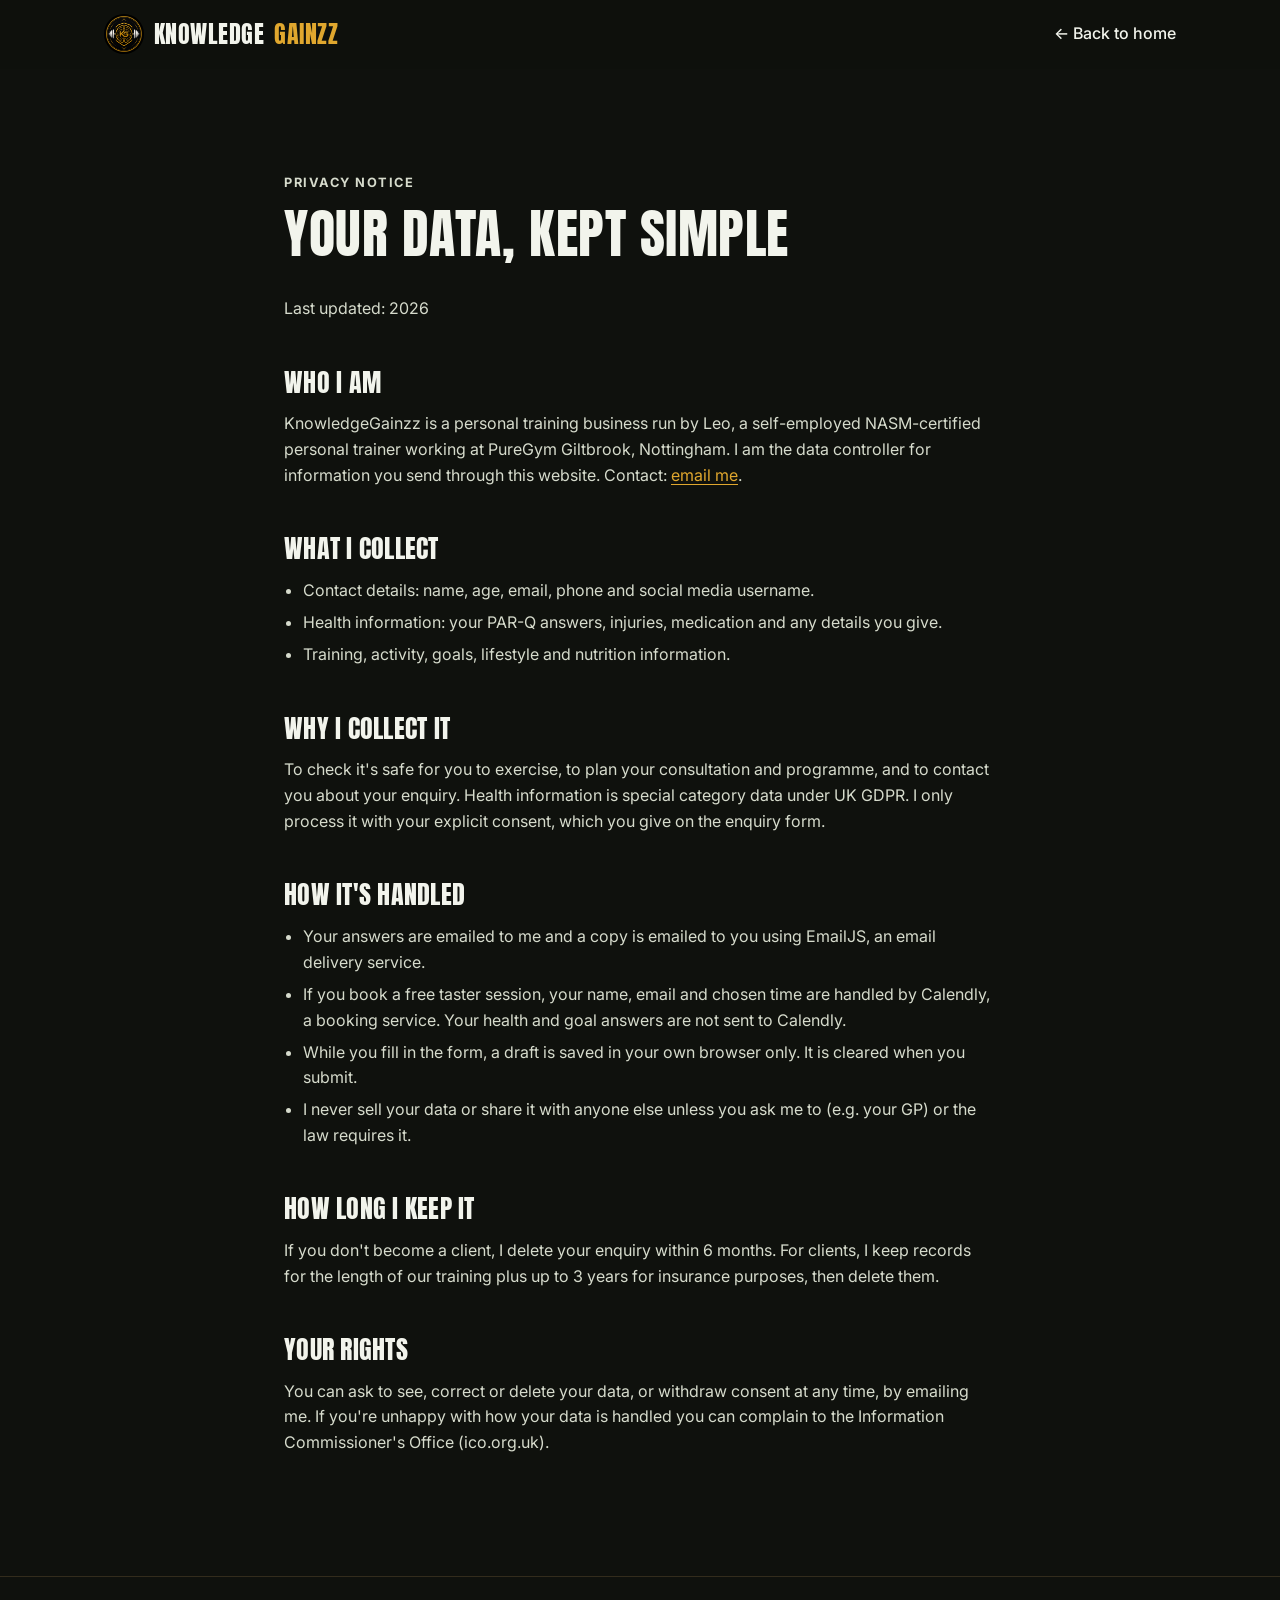
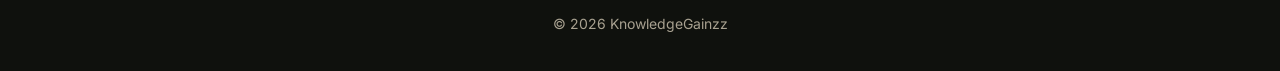
<file: privacy.html>
<!DOCTYPE html>
<html lang="en-GB">
<head>
  <meta charset="UTF-8">
  <meta name="viewport" content="width=device-width, initial-scale=1">
  <title>Privacy Notice | KnowledgeGainzz</title>
  <meta name="description" content="How KnowledgeGainzz collects, uses and protects your personal and health information.">
  <link rel="icon" href="assets/favicon.svg" type="image/svg+xml">
  <link rel="preconnect" href="https://fonts.googleapis.com">
  <link rel="preconnect" href="https://fonts.gstatic.com" crossorigin>
  <link href="https://fonts.googleapis.com/css2?family=Anton&family=Inter:wght@400;500;600;700&display=swap" rel="stylesheet">
  <link rel="stylesheet" href="css/styles.css">
</head>
<body>
  <header class="site-header">
    <div class="container nav-wrap">
      <a href="index.html" class="logo" aria-label="KnowledgeGainzz home">
        <img src="assets/logo.jpg" alt="" class="logo-img">
        Knowledge<span>Gainzz</span>
      </a>
      <nav class="site-nav site-nav-static">
        <a href="index.html">&larr; Back to home</a>
      </nav>
    </div>
  </header>

  <main class="section">
    <article class="container narrow prose">
      <p class="eyebrow">Privacy notice</p>
      <h1>Your data, kept simple</h1>
      <p class="muted">Last updated: <span data-year></span></p>

      <!-- Leo: review this with your own details before going live. It is a starting point, not legal advice. -->

      <h2>Who I am</h2>
      <p>KnowledgeGainzz is a personal training business run by Leo, a self-employed NASM-certified personal trainer working at PureGym Giltbrook, Nottingham. I am the data controller for information you send through this website. Contact: <a data-email href="#">email me</a>.</p>

      <h2>What I collect</h2>
      <ul>
        <li>Contact details: name, age, email, phone and social media username.</li>
        <li>Health information: your PAR-Q answers, injuries, medication and any details you give.</li>
        <li>Training, activity, goals, lifestyle and nutrition information.</li>
      </ul>

      <h2>Why I collect it</h2>
      <p>To check it's safe for you to exercise, to plan your consultation and programme, and to contact you about your enquiry. Health information is special category data under UK GDPR. I only process it with your explicit consent, which you give on the enquiry form.</p>

      <h2>How it's handled</h2>
      <ul>
        <li>Your answers are emailed to me and a copy is emailed to you using EmailJS, an email delivery service.</li>
        <li>If you book a free taster session, your name, email and chosen time are handled by Calendly, a booking service. Your health and goal answers are not sent to Calendly.</li>
        <li>While you fill in the form, a draft is saved in your own browser only. It is cleared when you submit.</li>
        <li>I never sell your data or share it with anyone else unless you ask me to (e.g. your GP) or the law requires it.</li>
      </ul>

      <h2>How long I keep it</h2>
      <p>If you don't become a client, I delete your enquiry within 6 months. For clients, I keep records for the length of our training plus up to 3 years for insurance purposes, then delete them.</p>

      <h2>Your rights</h2>
      <p>You can ask to see, correct or delete your data, or withdraw consent at any time, by emailing me. If you're unhappy with how your data is handled you can complain to the Information Commissioner's Office (ico.org.uk).</p>
    </article>
  </main>

  <footer class="site-footer">
    <div class="container footer-inner">
      <p class="small muted">&copy; <span data-year></span> KnowledgeGainzz</p>
    </div>
  </footer>

  <script src="js/config.js"></script>
  <script src="js/main.js"></script>
</body>
</html>
</file>
<file: css/styles.css>
/* ==========================================================
   KnowledgeGainzz — styles
   Plain CSS, mobile-first. Brand colours live in :root.
   ========================================================== */

:root {
  --bg: #0f110d;
  --surface: #17150f;
  --surface-2: #211c12;
  --border: #332c1c;
  --text: #f2f4ec;
  --muted: #a8a190;
  --accent: #e0a72e;
  --accent-hover: #f2ba4a;
  --accent-ink: #14110a;
  --warn: #ffb547;
  --error: #ff6b5b;

  /* pricing tier accents */
  --tier-payg: #8fa3ad;
  --tier-bronze: #cd7f32;
  --tier-silver: #c7cdd6;
  --tier-gold: #e6b422;
  --tier-platinum: #4fb0e8;
  --tier-diamond: #4fd8e8;
  --tier-strength: #ef5a4a;
  --tier-physique: #b262e8;
  --tier-athlete: #4fd87a;
  --tier-group: #e85ba8;
  --tier-blueprint: #ff8a3d;

  --font-display: "Anton", "Arial Narrow", Impact, sans-serif;
  --font-body: "Inter", system-ui, -apple-system, "Segoe UI", Roboto, sans-serif;

  --radius: 14px;
  --radius-sm: 8px;
  --max: 1120px;
  --gutter: 16px;
  --shadow: 0 18px 40px -20px rgba(0, 0, 0, 0.6);
}

*, *::before, *::after { box-sizing: border-box; }
/* display rules like .btn { display: inline-flex } would otherwise override the hidden attribute */
[hidden] { display: none !important; }

html { scroll-behavior: smooth; scroll-padding-top: 80px; }

body {
  margin: 0;
  background: var(--bg);
  color: var(--text);
  font-family: var(--font-body);
  font-size: 1rem;
  line-height: 1.6;
  -webkit-font-smoothing: antialiased;
  overflow-x: hidden;
}

img, svg { max-width: 100%; display: block; }

a { color: var(--accent); text-underline-offset: 3px; }
a:hover { color: var(--accent-hover); }

h1, h2, h3 { line-height: 1.1; margin: 0 0 0.6em; }
h1, h2 {
  font-family: var(--font-display);
  font-weight: 400;
  letter-spacing: 0.01em;
  text-transform: uppercase;
}
h2 { font-size: clamp(1.9rem, 4.5vw, 2.8rem); }
h3 { font-size: 1.2rem; font-weight: 700; }
p { margin: 0 0 1em; }

:focus-visible { outline: 3px solid var(--accent); outline-offset: 3px; }

.skip-link {
  position: absolute; left: -999px; top: 8px;
  background: var(--accent); color: var(--accent-ink);
  padding: 8px 14px; border-radius: var(--radius-sm); z-index: 100;
}
.skip-link:focus { left: 8px; }

/* ---------- layout ---------- */

.container { width: 100%; max-width: var(--max); margin: 0 auto; padding: 0 var(--gutter); }
.container.narrow { max-width: 760px; }

.section { padding: 72px 0; }
.section-alt { background: var(--surface); border-block: 1px solid var(--border); }
.section-head { max-width: 640px; margin-bottom: 40px; }

.split { display: grid; gap: 40px; align-items: center; }

.center { text-align: center; }
.muted { color: var(--muted); }
.small { font-size: 0.875rem; }

.eyebrow {
  font-size: 0.8rem; font-weight: 700; letter-spacing: 0.12em;
  text-transform: uppercase; color: var(--accent); margin-bottom: 0.8em;
}

@media (min-width: 820px) {
  .section { padding: 104px 0; }
  .split { grid-template-columns: 1fr 1fr; gap: 64px; }
  :root { --gutter: 24px; }
}

/* ---------- buttons ---------- */

.btn {
  display: inline-flex; align-items: center; justify-content: center; gap: 8px;
  padding: 12px 22px;
  background: var(--accent); color: var(--accent-ink);
  font: 700 0.95rem/1 var(--font-body);
  letter-spacing: 0.02em;
  text-decoration: none;
  border: 2px solid var(--accent);
  border-radius: 999px;
  cursor: pointer;
  transition: transform 0.15s ease, background 0.15s ease, box-shadow 0.15s ease;
}
.btn:hover { background: var(--accent-hover); border-color: var(--accent-hover); color: var(--accent-ink); transform: translateY(-2px); box-shadow: 0 10px 24px -10px rgba(200, 245, 66, 0.55); }
.btn:disabled { opacity: 0.6; cursor: progress; transform: none; }
.btn-lg { padding: 16px 30px; font-size: 1.05rem; }
.btn-sm { padding: 9px 16px; font-size: 0.85rem; }
.btn-ghost { background: transparent; color: var(--text); border-color: var(--border); }
.btn-ghost:hover { background: var(--surface-2); color: var(--text); border-color: var(--muted); box-shadow: none; }

.link-btn {
  background: none; border: 0; padding: 0; margin-left: auto;
  color: var(--accent); font: 600 0.85rem var(--font-body); cursor: pointer;
  text-decoration: underline; text-underline-offset: 3px;
}

/* ---------- header / nav ---------- */

.site-header {
  position: sticky; top: 0; z-index: 50;
  background: rgba(15, 17, 13, 0.85);
  backdrop-filter: blur(10px);
  -webkit-backdrop-filter: blur(10px);
  border-bottom: 1px solid transparent;
  transition: border-color 0.2s ease;
}
.site-header.is-scrolled { border-bottom-color: var(--border); }

.nav-wrap { display: flex; align-items: center; justify-content: space-between; height: 68px; }

.logo {
  display: inline-flex; align-items: center; gap: 10px;
  font-family: var(--font-display); font-size: 1.5rem; text-transform: uppercase;
  color: var(--text); text-decoration: none; letter-spacing: 0.02em; margin: 0;
}
.logo span { color: var(--accent); }
.logo:hover { color: var(--text); }
.logo-img {
  width: 40px; height: 40px; border-radius: 50%;
  object-fit: cover; flex-shrink: 0;
}
.footer-logo-img { width: 56px; height: 56px; border-radius: 50%; margin: 0 auto 6px; }

.nav-toggle {
  display: inline-flex; flex-direction: column; gap: 5px;
  background: none; border: 0; padding: 10px; cursor: pointer;
}
.nav-toggle span { width: 24px; height: 2px; background: var(--text); border-radius: 2px; transition: transform 0.2s ease, opacity 0.2s ease; }
.nav-toggle[aria-expanded="true"] span:nth-child(1) { transform: translateY(7px) rotate(45deg); }
.nav-toggle[aria-expanded="true"] span:nth-child(2) { opacity: 0; }
.nav-toggle[aria-expanded="true"] span:nth-child(3) { transform: translateY(-7px) rotate(-45deg); }

.site-nav {
  position: absolute; top: 68px; left: 0; right: 0;
  display: none; flex-direction: column; gap: 4px;
  padding: 12px var(--gutter) 20px;
  background: var(--bg); border-bottom: 1px solid var(--border);
}
.site-nav.is-open { display: flex; }
.site-nav a:not(.btn) { color: var(--text); text-decoration: none; font-weight: 500; padding: 10px 0; }
.site-nav a:not(.btn):hover { color: var(--accent); }
.site-nav .btn { margin-top: 8px; }

.site-nav-static { position: static; display: flex; flex-direction: row; padding: 0; border: 0; background: none; }

@media (min-width: 820px) {
  .nav-toggle { display: none; }
  .site-nav {
    position: static; display: flex; flex-direction: row; align-items: center; gap: 28px;
    padding: 0; background: none; border: 0;
  }
  .site-nav .btn { margin-top: 0; }
}

/* ---------- hero ---------- */

.hero {
  position: relative;
  padding: 88px 0 96px;
  background:
    radial-gradient(ellipse 70% 60% at 85% 10%, rgba(200, 245, 66, 0.16), transparent 60%),
    radial-gradient(ellipse 50% 50% at 0% 100%, rgba(200, 245, 66, 0.07), transparent 60%),
    var(--bg);
  overflow: hidden;
}
.hero::after {
  /* faint grid texture */
  content: ""; position: absolute; inset: 0; pointer-events: none;
  background-image:
    linear-gradient(rgba(255, 255, 255, 0.035) 1px, transparent 1px),
    linear-gradient(90deg, rgba(255, 255, 255, 0.035) 1px, transparent 1px);
  background-size: 48px 48px;
  mask-image: linear-gradient(to bottom, #000 30%, transparent 90%);
  -webkit-mask-image: linear-gradient(to bottom, #000 30%, transparent 90%);
}
.hero-inner { position: relative; z-index: 1; }

.hero-title {
  font-size: clamp(3rem, 12vw, 7.5rem);
  line-height: 0.95;
  margin-bottom: 0.35em;
}
.hero-title span { color: var(--accent); }

.hero-sub { font-size: clamp(1.05rem, 2.2vw, 1.25rem); color: var(--muted); max-width: 580px; margin-bottom: 2em; }
.hero-sub em { color: var(--text); font-style: normal; font-weight: 600; }

.hero-actions { display: flex; flex-wrap: wrap; gap: 12px; margin-bottom: 36px; }

.hero-points { list-style: none; padding: 0; margin: 0; display: flex; flex-wrap: wrap; gap: 10px 24px; }
.hero-points li { display: flex; align-items: center; gap: 8px; font-size: 0.95rem; color: var(--muted); }
.hero-points li::before {
  content: ""; width: 8px; height: 8px; border-radius: 50%; background: var(--accent);
}

@media (min-width: 820px) {
  .hero { padding: 140px 0 150px; }
}

/* ---------- about ---------- */

.about-card {
  position: relative;
  aspect-ratio: 4 / 5; max-width: 420px; width: 100%;
  border-radius: var(--radius);
  background:
    linear-gradient(160deg, rgba(200, 245, 66, 0.22), transparent 55%),
    var(--surface-2);
  border: 1px solid var(--border);
  display: grid; place-items: center;
  box-shadow: var(--shadow);
}
.about-initial { font-family: var(--font-display); font-size: 11rem; color: var(--accent); line-height: 1; opacity: 0.9; }
.about-photo { width: 100%; height: 100%; object-fit: cover; border-radius: var(--radius); }
.badge {
  position: absolute; bottom: 18px; left: 18px;
  background: var(--accent); color: var(--accent-ink);
  font-weight: 700; font-size: 0.8rem; letter-spacing: 0.08em;
  padding: 6px 12px; border-radius: 999px;
}

.ticks { list-style: none; padding: 0; margin: 1.2em 0 0; display: grid; gap: 10px; }
.ticks li { position: relative; padding-left: 28px; }
.ticks li::before {
  content: ""; position: absolute; left: 0; top: 0.45em;
  width: 16px; height: 9px;
  border-left: 3px solid var(--accent); border-bottom: 3px solid var(--accent);
  transform: rotate(-45deg) translateY(-3px);
}

/* ---------- steps ---------- */

.steps { list-style: none; padding: 0; margin: 0; display: grid; gap: 16px; counter-reset: none; }
.step {
  background: var(--bg); border: 1px solid var(--border); border-radius: var(--radius);
  padding: 28px 24px;
}
.step-num { display: block; font-family: var(--font-display); font-size: 2.4rem; color: var(--accent); line-height: 1; margin-bottom: 14px; }
.step p { color: var(--muted); margin: 0; }

@media (min-width: 640px) { .steps { grid-template-columns: repeat(2, 1fr); } }
@media (min-width: 1000px) { .steps { grid-template-columns: repeat(4, 1fr); } }

/* ---------- service cards ---------- */

.cards { display: grid; gap: 20px; margin-bottom: 36px; }
.card {
  position: relative;
  background: var(--surface); border: 1px solid var(--border); border-radius: var(--radius);
  padding: 32px 26px;
}
.card p { color: var(--muted); }
.card-featured { border-color: var(--accent); box-shadow: 0 0 0 1px var(--accent), var(--shadow); }
.card-tag {
  position: absolute; top: -12px; left: 24px;
  background: var(--accent); color: var(--accent-ink);
  font-size: 0.75rem; font-weight: 700; letter-spacing: 0.06em; text-transform: uppercase;
  padding: 4px 10px; border-radius: 999px;
}

@media (min-width: 900px) { .cards { grid-template-columns: repeat(3, 1fr); } }

/* ---------- pricing ---------- */

.pricing-note {
  display: inline-flex; align-items: center; gap: 8px;
  background: rgba(224, 167, 46, 0.1); border: 1px solid rgba(224, 167, 46, 0.4);
  color: var(--accent); font-weight: 700; font-size: 0.9rem;
  padding: 8px 16px; border-radius: 999px; margin-bottom: 32px;
}

.pricing-grid { display: grid; gap: 18px; }
@media (min-width: 680px) { .pricing-grid { grid-template-columns: repeat(2, 1fr); } }
@media (min-width: 1020px) { .pricing-grid { grid-template-columns: repeat(3, 1fr); } }

.price-card {
  --tier: var(--accent);
  position: relative;
  background: var(--surface);
  border: 1px solid var(--border);
  border-top: 3px solid var(--tier);
  border-radius: var(--radius);
  padding: 26px 22px;
  display: flex; flex-direction: column;
}
.price-card-featured { box-shadow: 0 0 0 1px var(--tier), var(--shadow); }
.price-card.tier-payg { --tier: var(--tier-payg); }
.price-card.tier-bronze { --tier: var(--tier-bronze); }
.price-card.tier-silver { --tier: var(--tier-silver); }
.price-card.tier-gold { --tier: var(--tier-gold); }
.price-card.tier-platinum { --tier: var(--tier-platinum); }
.price-card.tier-diamond { --tier: var(--tier-diamond); }
.price-card.tier-strength { --tier: var(--tier-strength); }
.price-card.tier-physique { --tier: var(--tier-physique); }
.price-card.tier-athlete { --tier: var(--tier-athlete); }
.price-card.tier-group { --tier: var(--tier-group); }
.price-card.tier-free { --tier: var(--accent); }
.price-card.tier-blueprint { --tier: var(--tier-blueprint); }

.card-tag-right { left: auto; right: 22px; }
.price-card-free { grid-column: 1 / -1; padding-top: 32px; }
.price-free-foot { display: grid; gap: 12px; }
.price-free-foot .btn { justify-content: center; text-align: center; }
@media (min-width: 680px) {
  .price-card-free .price-features { grid-template-columns: repeat(2, 1fr); column-gap: 24px; }
  .price-free-foot { grid-template-columns: 1fr auto; align-items: stretch; }
  .price-free-foot .btn { display: flex; align-items: center; }
}

/* wide card (spans the grid) */
.price-card-wide { grid-column: 1 / -1; padding-top: 32px; }
@media (min-width: 680px) {
  .price-card-wide .price-features { grid-template-columns: repeat(2, 1fr); column-gap: 24px; }
}

/* coming soon: greyed out and not clickable until launch */
.price-card-soon { pointer-events: none; user-select: none; border-top-color: var(--muted); }
.price-card-soon > :not(.card-tag-soon) { filter: grayscale(1); opacity: 0.45; }
.card-tag-soon { background: var(--muted); color: var(--accent-ink); }
.btn-disabled { cursor: not-allowed; }

/* big three blueprint */
.blueprint-phases {
  list-style: none; padding: 0; margin: 4px 0 20px;
  display: grid; gap: 8px; grid-template-columns: repeat(2, 1fr);
}
@media (min-width: 680px) { .blueprint-phases { grid-template-columns: repeat(4, 1fr); } }
.blueprint-phases li {
  background: var(--bg); border: 1px solid var(--border); border-left: 3px solid var(--tier);
  border-radius: var(--radius-sm); padding: 10px 12px;
}
.phase-weeks { display: block; font-size: 0.72rem; font-weight: 700; letter-spacing: 0.06em; text-transform: uppercase; color: var(--muted); }
.phase-name { display: block; font-family: var(--font-display); font-size: 1.1rem; text-transform: uppercase; color: var(--text); }
.blueprint-prices { display: grid; gap: 12px; }
.blueprint-prices .btn { justify-content: center; text-align: center; }
@media (min-width: 680px) {
  .blueprint-prices { grid-template-columns: 1fr 1fr auto; align-items: stretch; }
  .blueprint-prices .btn { display: flex; align-items: center; }
}
.price-was { display: block; font-size: 0.9rem; color: var(--muted); text-decoration: line-through; margin-bottom: 4px; }
.price-tag-winner { border-top-style: dashed; }
.offer-ends {
  margin: 0 0 12px; text-align: center; font-weight: 700; font-size: 0.85rem;
  letter-spacing: 0.06em; text-transform: uppercase; color: var(--tier);
}

.price-head { display: flex; align-items: flex-start; justify-content: space-between; gap: 10px; margin-bottom: 10px; }
.price-name {
  font-family: var(--font-display); font-size: 1.5rem; text-transform: uppercase;
  color: var(--tier); margin: 0;
}
.price-icon {
  width: 34px; height: 34px; flex-shrink: 0;
  display: grid; place-items: center;
  color: var(--tier); font-size: 1.2rem;
}
.price-card p.price-tagline { color: var(--muted); font-size: 0.9rem; margin-bottom: 16px; }

.price-features { list-style: none; padding: 0; margin: 0 0 20px; display: grid; gap: 8px; flex-grow: 1; }
.price-features li { position: relative; padding-left: 24px; font-size: 0.92rem; }
.price-features li::before {
  content: ""; position: absolute; left: 0; top: 0.5em;
  width: 13px; height: 7px;
  border-left: 2px solid var(--tier); border-bottom: 2px solid var(--tier);
  transform: rotate(-45deg) translateY(-2px);
}

.price-tag {
  background: var(--bg); border: 1px solid var(--border); border-top: 2px solid var(--tier);
  border-radius: var(--radius-sm); padding: 14px 16px; text-align: center;
}
.price-amount { font-family: var(--font-display); font-size: 2.1rem; color: var(--text); line-height: 1; }
.price-per { display: block; font-size: 0.78rem; color: var(--muted); margin-top: 6px; }

.pricing-perks {
  display: grid; gap: 14px; margin-top: 40px; padding-top: 32px; border-top: 1px solid var(--border);
  text-align: center;
}
.pricing-perks div { color: var(--muted); font-size: 0.85rem; font-weight: 600; letter-spacing: 0.02em; }
@media (min-width: 720px) { .pricing-perks { grid-template-columns: repeat(4, 1fr); } }

/* ---------- free taster booking ---------- */

.booking-card {
  background: var(--surface); border: 1px solid var(--accent); border-radius: var(--radius);
  padding: 22px 18px; margin: 24px 0; text-align: left;
}
.booking-card h3 { margin-top: 0; }
.booking-frame iframe {
  display: block; width: 100%; height: 1050px; border: 0;
  border-radius: var(--radius-sm); background: #fff;
}
@media (min-width: 760px) { .booking-frame iframe { height: 720px; } }

/* ---------- client results ---------- */

.results-grid { display: grid; gap: 18px; }
@media (min-width: 760px) {
  .results-grid { grid-template-columns: repeat(2, 1fr); }
  .result-card-wide { grid-column: 1 / -1; }
}
@media (min-width: 1020px) { .results-grid { grid-template-columns: repeat(3, 1fr); } }
.result-card {
  background: var(--surface); border: 1px solid var(--border); border-radius: var(--radius);
  overflow: hidden; display: flex; flex-direction: column;
}
.result-pair { display: grid; grid-template-columns: 1fr 1fr; gap: 2px; background: var(--border); }
@media (min-width: 760px) { .result-card-wide .result-pair { grid-template-columns: repeat(4, 1fr); } }
.result-pair figure { margin: 0; position: relative; background: var(--bg); }
.result-pair img { display: block; width: 100%; height: auto; aspect-ratio: 9 / 16; object-fit: cover; }
.result-pair figcaption {
  position: absolute; left: 8px; top: 8px;
  background: rgba(0, 0, 0, 0.7); color: #fff;
  font-size: 0.68rem; font-weight: 700; letter-spacing: 0.06em; text-transform: uppercase;
  padding: 3px 9px; border-radius: 999px;
}
.result-pair figure.after figcaption { background: var(--accent); color: var(--accent-ink); }
.result-body { padding: 18px 20px 20px; }
.result-tag { color: var(--accent); font-weight: 700; font-size: 0.78rem; letter-spacing: 0.06em; text-transform: uppercase; }
.result-note { margin: 8px 0 6px; color: var(--text); }
.result-quote { margin: 12px 0 6px; padding-left: 12px; border-left: 2px solid var(--accent); font-style: italic; color: var(--text); }
.result-by { font-size: 0.8rem; color: var(--muted); margin: 0; }

/* ---------- socials ---------- */

.social-box {
  background: var(--bg); border: 1px solid var(--border); border-radius: var(--radius);
  padding: 32px 26px;
}
.social-box p { color: var(--muted); }
.social-links { display: flex; flex-wrap: wrap; gap: 12px; margin: 20px 0; }
.center-row { justify-content: center; }
.social-btn {
  display: inline-flex; align-items: center; gap: 10px;
  padding: 12px 20px;
  background: var(--surface-2); color: var(--text); text-decoration: none; font-weight: 600;
  border: 1px solid var(--border); border-radius: 999px;
  transition: border-color 0.15s ease, color 0.15s ease;
}
.social-btn svg { width: 20px; height: 20px; fill: currentColor; }
.social-btn:hover { border-color: var(--accent); color: var(--accent); }

/* ---------- CTA band ---------- */

.cta-band {
  background:
    radial-gradient(ellipse 60% 80% at 50% 100%, rgba(200, 245, 66, 0.14), transparent 70%),
    var(--bg);
}
.cta-band p { color: var(--muted); margin-bottom: 1.8em; }

/* ---------- footer ---------- */

.site-footer { border-top: 1px solid var(--border); padding: 36px 0; }
.footer-inner { display: grid; gap: 6px; text-align: center; }
.footer-inner p { margin: 0; }
.footer-inner a { color: var(--muted); }
.footer-inner a:hover { color: var(--accent); }

/* ---------- reveal animation ---------- */

.js-reveal .reveal { opacity: 0; transform: translateY(18px); transition: opacity 0.6s ease, transform 0.6s ease; }
.js-reveal .reveal.is-visible { opacity: 1; transform: none; }

@media (prefers-reduced-motion: reduce) {
  html { scroll-behavior: auto; }
  .js-reveal .reveal { opacity: 1; transform: none; transition: none; }
  .btn:hover { transform: none; }
}

/* ==========================================================
   Enquiry form
   ========================================================== */

.page-enquire main { padding-top: 48px; }
.form-intro h1 { font-size: clamp(2.2rem, 7vw, 3.6rem); }
.form-intro p:last-child { color: var(--muted); }

.progress { margin: 28px 0 20px; }
.progress-bar { height: 6px; background: var(--surface-2); border-radius: 999px; overflow: hidden; }
.progress-bar span { display: block; height: 100%; width: 0; background: var(--accent); border-radius: 999px; transition: width 0.35s ease; }
.progress p { margin: 8px 0 0; }

.enquiry-form {
  background: var(--surface); border: 1px solid var(--border); border-radius: var(--radius);
  padding: 28px 20px;
}
@media (min-width: 640px) { .enquiry-form { padding: 36px; } }

.form-step { display: none; border: 0; padding: 0; margin: 0; min-width: 0; }
.form-step.is-active { display: block; animation: stepIn 0.3s ease; }
@keyframes stepIn { from { opacity: 0; transform: translateX(10px); } to { opacity: 1; transform: none; } }

legend {
  font-family: var(--font-display); font-size: 1.7rem; text-transform: uppercase;
  padding: 0; margin-bottom: 18px;
}

.grid-2 { display: grid; gap: 0 20px; }
@media (min-width: 640px) { .grid-2 { grid-template-columns: 1fr 1fr; } }

.field { margin-bottom: 20px; }
.field label, .label { display: block; font-weight: 600; font-size: 0.95rem; margin-bottom: 8px; }
.hint { font-size: 0.8rem; color: var(--muted); margin: 6px 0 0; }

input[type="text"], input[type="email"], input[type="tel"], input[type="number"], select, textarea {
  width: 100%;
  padding: 12px 14px;
  background: var(--bg); color: var(--text);
  border: 1px solid var(--border); border-radius: var(--radius-sm);
  font: 1rem/1.4 var(--font-body);
  transition: border-color 0.15s ease, box-shadow 0.15s ease;
}
input::placeholder, textarea::placeholder { color: #6b7263; }
input:focus, select:focus, textarea:focus { outline: none; border-color: var(--accent); box-shadow: 0 0 0 3px rgba(200, 245, 66, 0.2); }
textarea { resize: vertical; }
select {
  appearance: none; -webkit-appearance: none;
  background-image: url("data:image/svg+xml,%3Csvg xmlns='http://www.w3.org/2000/svg' width='12' height='8' viewBox='0 0 12 8'%3E%3Cpath d='M1 1l5 5 5-5' stroke='%23a3ab97' stroke-width='2' fill='none'/%3E%3C/svg%3E");
  background-repeat: no-repeat; background-position: right 14px center;
  padding-right: 38px;
}

input[type="radio"], input[type="checkbox"] { accent-color: var(--accent); width: 18px; height: 18px; margin: 0; flex-shrink: 0; }

.choice-row { display: flex; flex-wrap: wrap; gap: 10px; }
.chip {
  display: inline-flex !important; align-items: center; gap: 8px;
  padding: 10px 14px; margin: 0 !important;
  background: var(--bg); border: 1px solid var(--border); border-radius: 999px;
  font-weight: 500 !important; cursor: pointer;
  transition: border-color 0.15s ease, background 0.15s ease;
}
.chip:has(input:checked) { border-color: var(--accent); background: rgba(200, 245, 66, 0.08); }

.score-row { gap: 6px; }
.score-row .chip { position: relative; width: 42px; padding: 9px 0; justify-content: center; font-weight: 700 !important; }
.score-row .chip input { position: absolute; opacity: 0; width: 1px; height: 1px; }
.score-row .chip:has(input:checked) { background: var(--accent); color: var(--accent-ink); }
.score-row .chip:has(input:focus-visible) { outline: 2px solid var(--accent); outline-offset: 2px; }
.lift-list .yn { flex-wrap: wrap; gap: 8px 18px; }

.choice-stack { display: grid; gap: 10px; }
.option {
  display: flex !important; align-items: flex-start; gap: 12px;
  padding: 14px 16px; margin: 0 !important;
  background: var(--bg); border: 1px solid var(--border); border-radius: var(--radius-sm);
  cursor: pointer; font-weight: 400 !important;
}
.option input { margin-top: 3px; }
.option small { display: block; color: var(--muted); font-size: 0.85rem; }
.option:has(input:checked) { border-color: var(--accent); background: rgba(200, 245, 66, 0.06); }

/* Big Three Blueprint lift questions */
.lift-block {
  background: var(--surface-2); border: 1px solid var(--border); border-radius: var(--radius-sm);
  padding: 16px; margin-top: 16px;
}
.lift-title { font-family: var(--font-display); font-size: 1.3rem; text-transform: uppercase; margin: 0 0 12px; }
.lift-block .field:last-child { margin-bottom: 0; }

/* PAR-Q */
.parq { display: grid; gap: 12px; margin: 20px 0; }
.parq-q {
  background: var(--bg); border: 1px solid var(--border); border-radius: var(--radius-sm);
  padding: 14px 16px;
}
.parq-q p { margin: 0 0 10px; font-size: 0.95rem; }
.yn { display: flex; gap: 20px; }
.yn label { display: inline-flex; align-items: center; gap: 8px; cursor: pointer; font-weight: 600; }

/* Consent */
.consent { display: flex; gap: 12px; align-items: flex-start; margin-bottom: 14px; cursor: pointer; font-size: 0.92rem; }
.consent input { margin-top: 3px; }

/* Errors & notices */
.has-error input, .has-error select, .has-error textarea { border-color: var(--error); }
.parq-q.has-error, .consent.has-error { outline: 1px solid var(--error); outline-offset: 4px; border-radius: var(--radius-sm); }
.field.has-error .chip { border-color: var(--error); }
.field.has-error .option { border-color: var(--error); }
.error-msg { color: var(--error); font-size: 0.85rem; margin: 8px 0 0; }

.notice { padding: 14px 16px; border-radius: var(--radius-sm); font-size: 0.92rem; margin: 0 0 20px; }
.notice-warn { background: rgba(255, 181, 71, 0.1); border: 1px solid rgba(255, 181, 71, 0.45); color: #ffd79a; }
.notice-error { background: rgba(255, 107, 91, 0.1); border: 1px solid rgba(255, 107, 91, 0.45); color: #ffb3aa; margin-top: 16px; }
.notice-error a { color: #ffd0ca; }

.hp { position: absolute; left: -9999px; width: 1px; height: 1px; overflow: hidden; }

.form-nav { display: flex; justify-content: space-between; gap: 12px; margin-top: 28px; padding-top: 24px; border-top: 1px solid var(--border); }
.form-nav .btn:not(.btn-ghost) { margin-left: auto; }

/* Review */
.review { display: grid; gap: 10px; margin-bottom: 24px; }
.review-section { background: var(--bg); border: 1px solid var(--border); border-radius: var(--radius-sm); }
.review-section summary {
  display: flex; align-items: center; gap: 12px;
  padding: 14px 16px; cursor: pointer; font-weight: 700; list-style: none;
}
.review-section summary::-webkit-details-marker { display: none; }
.review-section summary::before { content: "+"; color: var(--accent); font-weight: 700; width: 12px; }
.review-section[open] summary::before { content: "–"; }
.review-section dl { margin: 0; padding: 0 16px 14px; display: grid; gap: 8px; }
.review-section dl div { display: grid; gap: 2px; }
.review-section dt { font-size: 0.8rem; color: var(--muted); }
.review-section dd { margin: 0; font-size: 0.92rem; white-space: pre-line; word-break: break-word; }

/* Success */
.success { text-align: center; padding: 20px 0; }
.success:focus { outline: none; }
.success-icon {
  width: 72px; height: 72px; margin: 0 auto 20px;
  display: grid; place-items: center;
  background: var(--accent); color: var(--accent-ink);
  font-size: 2.2rem; font-weight: 700; border-radius: 50%;
}
.success h2 { font-size: clamp(1.8rem, 5vw, 2.6rem); }
.checklist-card {
  text-align: left;
  background: var(--surface); border: 1px solid var(--border); border-radius: var(--radius);
  padding: 26px 22px; margin: 28px 0;
}
.checklist { list-style: none; padding: 0; margin: 0; display: grid; gap: 12px; }
.checklist li { position: relative; padding-left: 34px; font-size: 0.95rem; }
.checklist li::before {
  content: ""; position: absolute; left: 0; top: 2px;
  width: 20px; height: 20px; border: 2px solid var(--border); border-radius: 5px;
}
.checklist li.is-done { color: var(--muted); }
.checklist li.is-done::before { background: var(--accent); border-color: var(--accent); }
.checklist li.is-done::after {
  content: ""; position: absolute; left: 7px; top: 5px;
  width: 6px; height: 11px; border: solid var(--accent-ink); border-width: 0 2px 2px 0; transform: rotate(45deg);
}
.checklist li.is-important { color: #ffd79a; }
.checklist li.is-important::before { border-color: var(--warn); }

/* ==========================================================
   Privacy page
   ========================================================== */

.prose h1 { font-size: clamp(2.2rem, 7vw, 3.4rem); }
.prose h2 { font-size: 1.6rem; margin-top: 1.8em; }
.prose p, .prose li { color: #d6dbcc; }
.prose ul { padding-left: 1.2em; }
.prose li { margin-bottom: 0.4em; }
</file>
